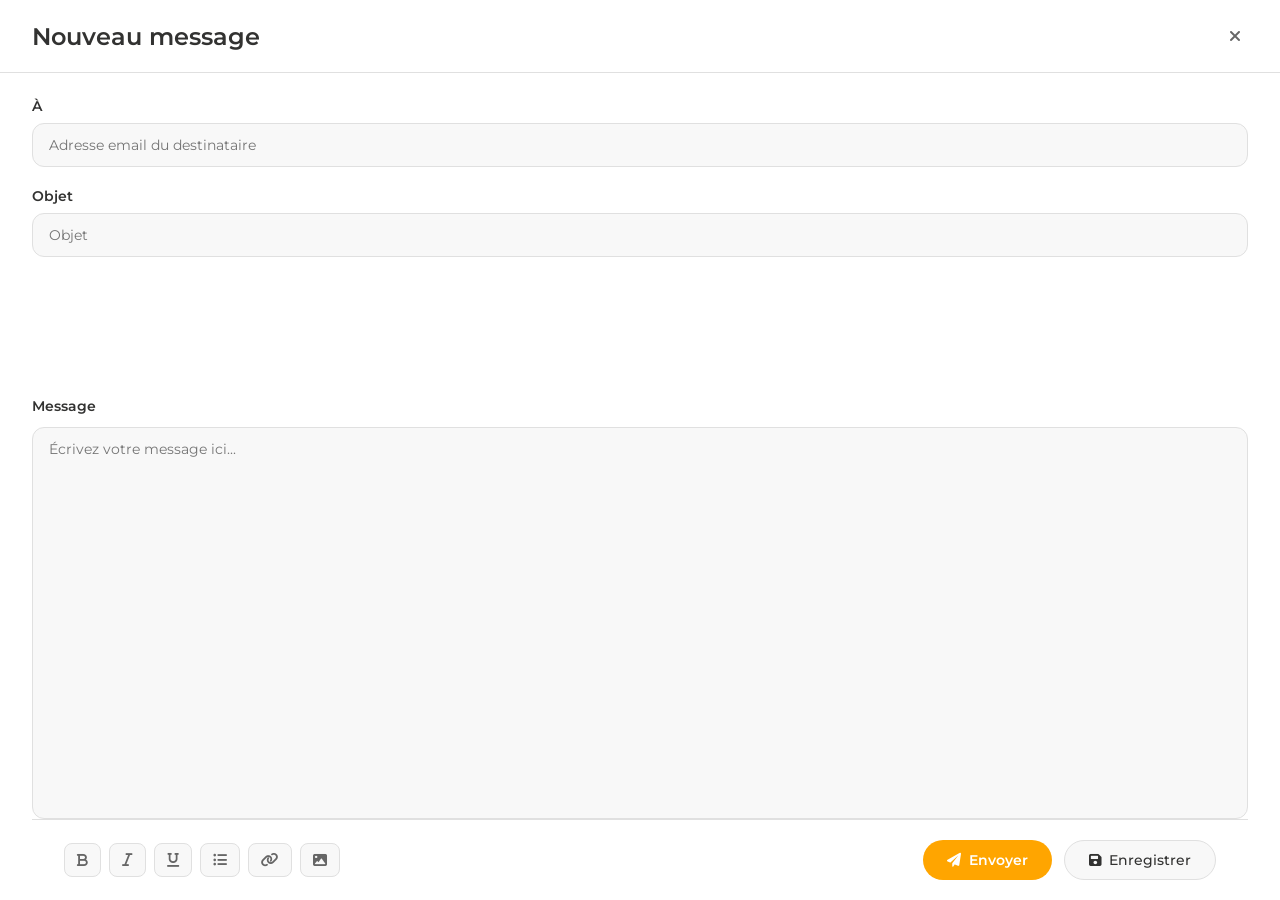
<file: files/chat.html>
<!DOCTYPE html>
<html lang="fr">
<head>
    <meta charset="UTF-8">
    <meta name="viewport" content="width=device-width, initial-scale=1.0">
    <title>Nouveau Message</title>
    <link href="https://fonts.googleapis.com/css2?family=Montserrat:wght@400;500;600;700&display=swap" rel="stylesheet">
    <link rel="stylesheet" href="https://cdnjs.cloudflare.com/ajax/libs/font-awesome/6.0.0/css/all.min.css">
    <link rel="stylesheet" href="./chat.css">
</head>
<body>
    <div class="new-message-container">
        <div class="message-header">
            <h2>Nouveau message</h2>
            <a href="/index.html#services" class="close-btn">
                <i class="fas fa-times"></i>
            </a>
        </div>

        <form class="message-form">
            <div class="form-field">
                <label>À</label>
                <input type="text" placeholder="Adresse email du destinataire" class="to-input" list="email-list">
                <datalist id="email-list">
                    <option value="reception@entreprise.com">
                    <option value="ServiceDeLivraison@entreprise.com">
                </datalist>
            </div>

            <div class="form-field">
                <label>Objet</label>
                <input type="text" placeholder="Objet" class="subject-input">
            </div>

            <div class="form-field message-field">
                <label>Message</label>
                <textarea placeholder="Écrivez votre message ici..." class="message-textarea"></textarea>
            </div>

            <div class="form-actions">
                <div class="formatting-tools">
                    <button type="button" class="format-btn"><i class="fas fa-bold"></i></button>
                    <button type="button" class="format-btn"><i class="fas fa-italic"></i></button>
                    <button type="button" class="format-btn"><i class="fas fa-underline"></i></button>
                    <button type="button" class="format-btn"><i class="fas fa-list-ul"></i></button>
                    <button type="button" class="format-btn"><i class="fas fa-link"></i></button>
                    <button type="button" class="format-btn"><i class="fas fa-image"></i></button>
                </div>
                <div class="action-buttons">
                    <button type="submit" class="send-btn">
                        <i class="fas fa-paper-plane"></i> Envoyer
                    </button>
                    <button type="button" class="draft-btn">
                        <i class="fas fa-save"></i> Enregistrer
                    </button>
                </div>
            </div>
        </form>
    </div>
</body>
</html>
</file>
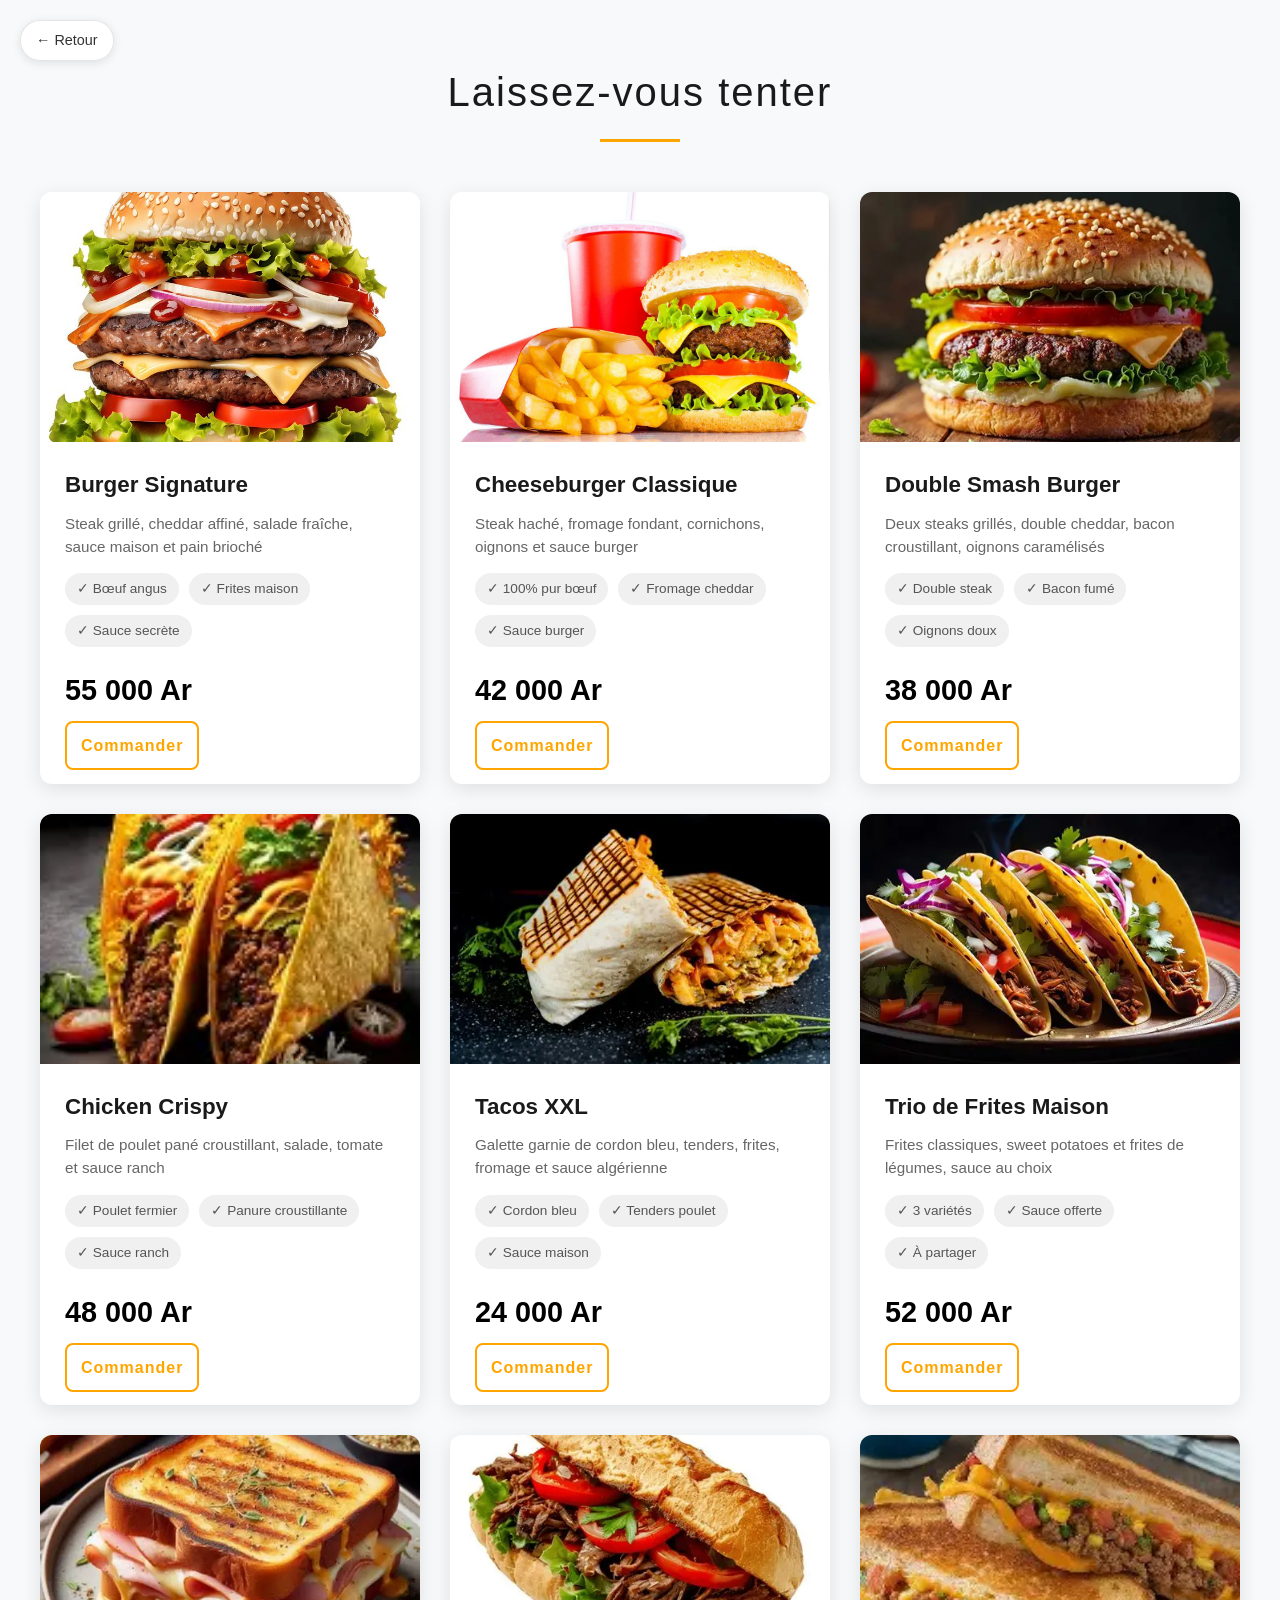
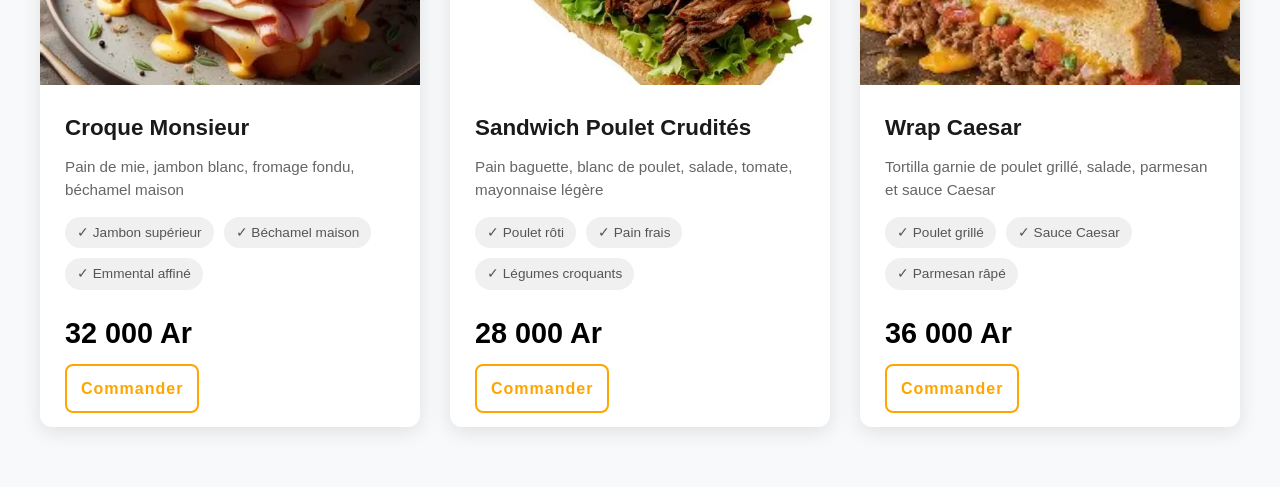
<file: files/FastFood.html>
<!DOCTYPE html>
<html lang="fr">
<head>
    <meta charset="UTF-8">
    <meta name="viewport" content="width=device-width, initial-scale=1.0">
    <title>Fast Food</title>
    <link rel="stylesheet" href="./menu.css">
</head>
<body>

<a href="/index.html#menu" class="back-home-text">
    ← Retour
</a>

    <section class="foods-section">
        <h2 class="section-title">Laissez-vous tenter</h2>
        
        <div class="foods-grid">

            <div class="food-card">
                <div class="food-image">
                    <img src="/assets/burger-hamburger-cheeseburger-ai-generated-free-photo.jpg" alt="Burger Deluxe">
                </div>
                <div class="food-info">
                    <h3 class="food-name">Burger Signature</h3>
                    <p class="food-description">Steak grillé, cheddar affiné, salade fraîche, sauce maison et pain brioché</p>
                    <div class="room-features">
                        <span class="feature">✓ Bœuf angus</span>
                        <span class="feature">✓ Frites maison</span>
                        <span class="feature">✓ Sauce secrète</span>
                    </div>
                    <div class="food-price">55 000 Ar</div>
                    <a href="./pay.html" class="reserve-btn">Commander</a>
                </div>
            </div>

             <div class="food-card">
                <div class="food-image">
                    <img src="/assets/R.jfif" alt="Cheeseburger">
                </div>
                <div class="food-info">
                    <h3 class="food-name">Cheeseburger Classique</h3>
                    <p class="food-description">Steak haché, fromage fondant, cornichons, oignons et sauce burger</p>
                    <div class="room-features">
                        <span class="feature">✓ 100% pur bœuf</span>
                        <span class="feature">✓ Fromage cheddar</span>
                        <span class="feature">✓ Sauce burger</span>
                    </div>
                    <div class="food-price">42 000 Ar</div>
                    <a href="./pay.html" class="reserve-btn">Commander</a>
                </div>
            </div>

             <div class="food-card">
                <div class="food-image">
                    <img src="/assets/hamb.webp" alt="Double Burger">
                </div>
                <div class="food-info">
                    <h3 class="food-name">Double Smash Burger</h3>
                    <p class="food-description">Deux steaks grillés, double cheddar, bacon croustillant, oignons caramélisés</p>
                    <div class="room-features">
                        <span class="feature">✓ Double steak</span>
                        <span class="feature">✓ Bacon fumé</span>
                        <span class="feature">✓ Oignons doux</span>
                    </div>
                    <div class="food-price">38 000 Ar</div>
                    <a href="./pay.html" class="reserve-btn">Commander</a>
                </div>
            </div>

             <div class="food-card">
                <div class="food-image">
                    <img src="/assets/th.webp" alt="Chicken Burger">
                </div>
                <div class="food-info">
                    <h3 class="food-name">Chicken Crispy</h3>
                    <p class="food-description">Filet de poulet pané croustillant, salade, tomate et sauce ranch</p>
                    <div class="room-features">
                        <span class="feature">✓ Poulet fermier</span>
                        <span class="feature">✓ Panure croustillante</span>
                        <span class="feature">✓ Sauce ranch</span>
                    </div>
                    <div class="food-price">48 000 Ar</div>
                    <a href="./pay.html" class="reserve-btn">Commander</a>
                </div>
            </div>

             <div class="food-card">
                <div class="food-image">
                    <img src="/assets/tac.webp" alt="Tacos">
                </div>
                <div class="food-info">
                    <h3 class="food-name">Tacos XXL</h3>
                    <p class="food-description">Galette garnie de cordon bleu, tenders, frites, fromage et sauce algérienne</p>
                    <div class="room-features">
                        <span class="feature">✓ Cordon bleu</span>
                        <span class="feature">✓ Tenders poulet</span>
                        <span class="feature">✓ Sauce maison</span>
                    </div>
                    <div class="food-price">24 000 Ar</div>
                    <a href="./pay.html" class="reserve-btn">Commander</a>
                </div>
            </div>

             <div class="food-card">
                <div class="food-image">
                    <img src="/assets/tri.webp" alt="Trio de frites">
                </div>
                <div class="food-info">
                    <h3 class="food-name">Trio de Frites Maison</h3>
                    <p class="food-description">Frites classiques, sweet potatoes et frites de légumes, sauce au choix</p>
                    <div class="room-features">
                        <span class="feature">✓ 3 variétés</span>
                        <span class="feature">✓ Sauce offerte</span>
                        <span class="feature">✓ À partager</span>
                    </div>
                    <div class="food-price">52 000 Ar</div>
                    <a href="./pay.html" class="reserve-btn">Commander</a>
                </div>
            </div>

             <div class="food-card">
                <div class="food-image">
                    <img src="/assets/croc.webp" alt="Croque Monsieur">
                </div>
                <div class="food-info">
                    <h3 class="food-name">Croque Monsieur</h3>
                    <p class="food-description">Pain de mie, jambon blanc, fromage fondu, béchamel maison</p>
                    <div class="room-features">
                        <span class="feature">✓ Jambon supérieur</span>
                        <span class="feature">✓ Béchamel maison</span>
                        <span class="feature">✓ Emmental affiné</span>
                    </div>
                    <div class="food-price">32 000 Ar</div>
                    <a href="./pay.html" class="reserve-btn">Commander</a>
                </div>
            </div>

            <div class="food-card">
                <div class="food-image">
                    <img src="/assets/san.webp" alt="Sandwich">
                </div>
                <div class="food-info">
                    <h3 class="food-name">Sandwich Poulet Crudités</h3>
                    <p class="food-description">Pain baguette, blanc de poulet, salade, tomate, mayonnaise légère</p>
                    <div class="room-features">
                        <span class="feature">✓ Poulet rôti</span>
                        <span class="feature">✓ Pain frais</span>
                        <span class="feature">✓ Légumes croquants</span>
                    </div>
                    <div class="food-price">28 000 Ar</div>
                    <a href="./pay.html" class="reserve-btn">Commander</a>
                </div>
            </div>

            <div class="food-card">
                <div class="food-image">
                    <img src="/assets/télécharger.webp" alt="Wrap">
                </div>
                <div class="food-info">
                    <h3 class="food-name">Wrap Caesar</h3>
                    <p class="food-description">Tortilla garnie de poulet grillé, salade, parmesan et sauce Caesar</p>
                    <div class="room-features">
                        <span class="feature">✓ Poulet grillé</span>
                        <span class="feature">✓ Sauce Caesar</span>
                        <span class="feature">✓ Parmesan râpé</span>
                    </div>
                    <div class="food-price">36 000 Ar</div>
                    <a href="./pay.html" class="reserve-btn">Commander</a>
                </div>
            </div>
            
        </div>
    </section>
</body>
</html>
</file>
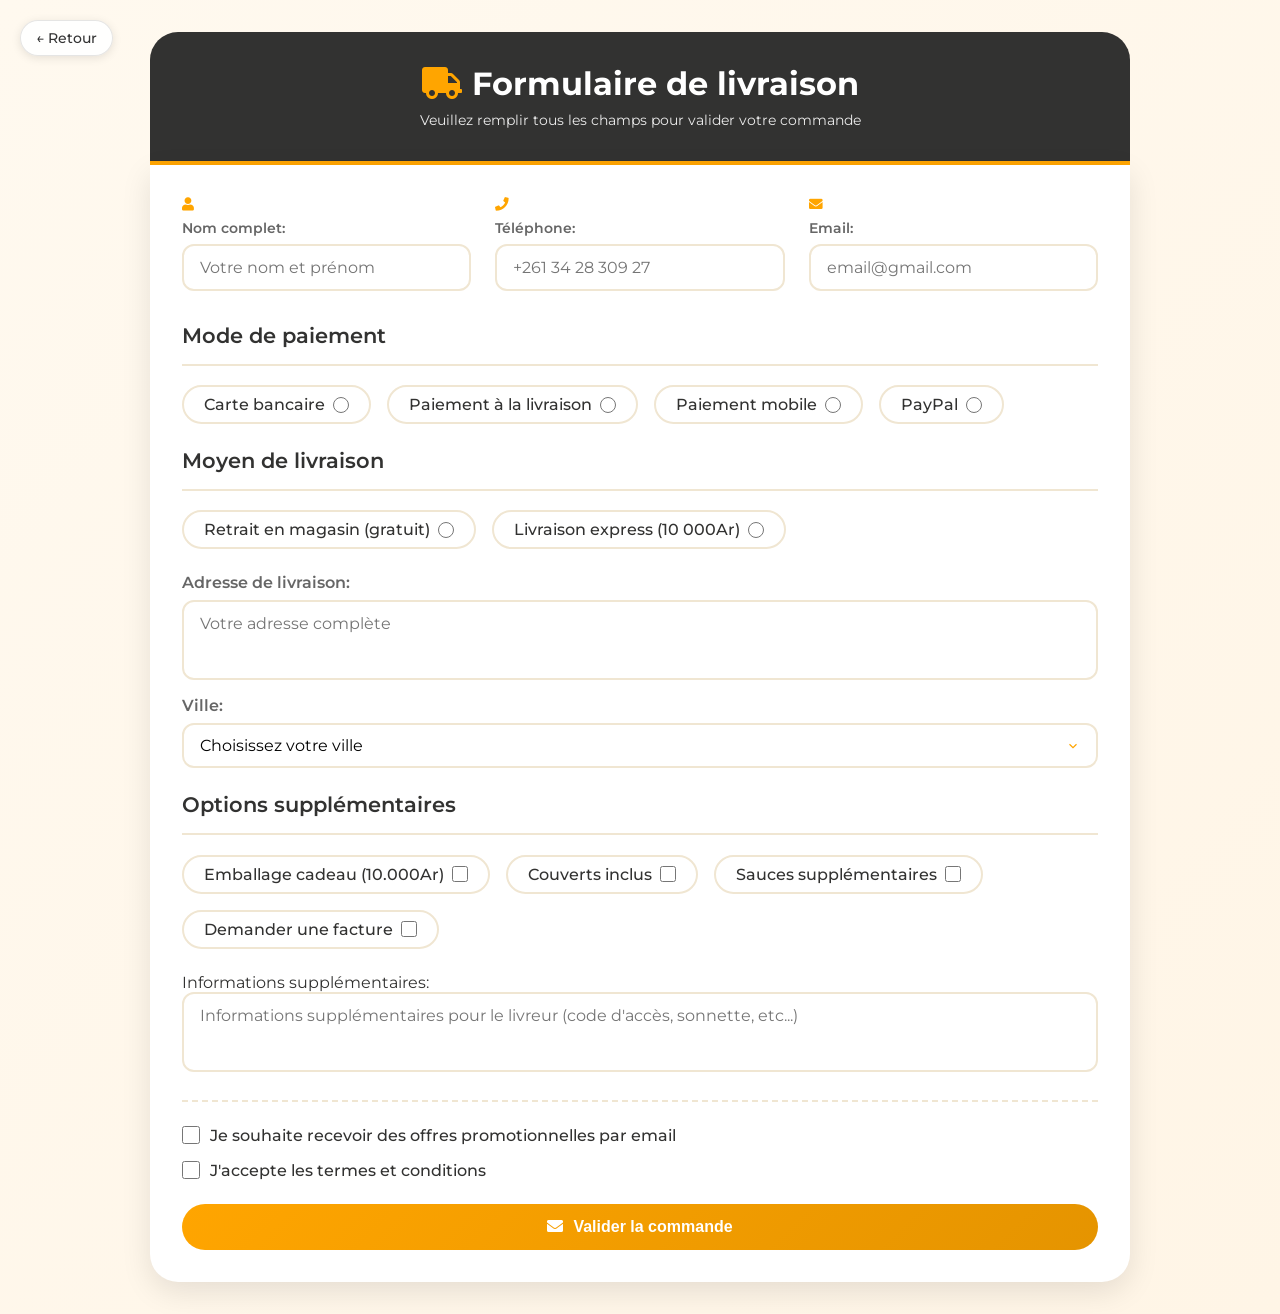
<file: files/livraison.html>
<!DOCTYPE html>
<html lang="fr">
<head>
    <meta charset="UTF-8">
    <meta name="viewport" content="width=device-width, initial-scale=1.0">
    <title>Livraison Rapide - Formulaire de commande</title>
    <link rel="stylesheet" href="https://cdnjs.cloudflare.com/ajax/libs/font-awesome/5.15.3/css/all.min.css">
    <link href="https://fonts.googleapis.com/css2?family=Montserrat:wght@300;400;500;600;700&display=swap" rel="stylesheet">
    <link rel="stylesheet" href="livraison.css">
</head>
<body>

    <a href="/index.html#services" class="back-home-text">
    ← Retour
    </a>

    <header>
        <h1>Formulaire de livraison</h1>
        <p>Veuillez remplir tous les champs pour valider votre commande</p>
    </header>

    <main>
        <div class="wrapper">
            <div class="container">
                <form action="#" method="post">
                    <div class="input">
                        <label for="name">Nom complet:
                            <input type="text" id="name" name="name" placeholder="Votre nom et prénom" required>
                        </label>

                        <label for="phone">Téléphone:
                            <input type="tel" id="phone" name="phone" placeholder="+261 34 28 309 27" required>
                        </label>

                        <label for="email">Email:
                            <input type="email" id="email" name="email" placeholder="email@gmail.com" required>
                        </label>
                    </div>

                    <h2>Mode de paiement</h2>
                    <hr>

                    <div class="radio">
                        <label for="card">Carte bancaire
                            <input type="radio" id="card" name="payment" value="card" required>
                        </label>

                        <label for="cash">Paiement à la livraison
                            <input type="radio" id="cash" name="payment" value="cash" required>
                        </label>

                        <label for="mobile">Paiement mobile
                            <input type="radio" id="mobile" name="payment" value="mobile" required>
                        </label>

                        <label for="paypal">PayPal
                            <input type="radio" id="paypal" name="payment" value="paypal" required>
                        </label>
                    </div>

                    <h2>Moyen de livraison</h2>
                    <hr>

                    <div class="delivery-options">
                        <label for="store-pickup">Retrait en magasin (gratuit)
                            <input type="radio" id="store-pickup" name="delivery" value="store-pickup" required>
                        </label>

                        <label for="delivery">Livraison express (10 000Ar)
                            <input type="radio" id="delivery" name="delivery" value="delivery" required>
                        </label>
                    </div>

                    <div class="text">
                        <label for="area">Adresse de livraison:
                            <textarea name="text" id="area" placeholder="Votre adresse complète" required></textarea>
                        </label>
                    </div>

                    <div class="text">
                        <label for="city">Ville:
                            <select id="city" name="city" required>
                                <option value="" disabled selected>Choisissez votre ville</option>
                                <option value="antananarivo">Antananarivo</option>
                                <option value="fianarantsoa">Fianarantsoa</option>
                                <option value="toamasina">Toamasina</option>
                                <option value="mahajanga">Mahajanga</option>
                                <option value="toliara">Toliara</option>
                                <option value="antsiranana">Antsiranana</option>
                            </select>
                        </label>
                    </div>

                    <h2>Options supplémentaires</h2>
                    <hr>

                    <div class="checkbox">
                        <label for="gift">Emballage cadeau (10.000Ar)
                            <input type="checkbox" id="gift" name="options" value="gift">
                        </label>

                        <label for="cutlery">Couverts inclus
                            <input type="checkbox" id="cutlery" name="options" value="cutlery">
                        </label>

                        <label for="sauces">Sauces supplémentaires
                            <input type="checkbox" id="sauces" name="options" value="sauces">
                        </label>

                        <label for="invoice">Demander une facture
                            <input type="checkbox" id="invoice" name="options" value="invoice">
                        </label>
                    </div>

                    <div class="message">
                        <label for="info">Informations supplémentaires:
                            <textarea name="info" id="info" placeholder="Informations supplémentaires pour le livreur (code d'accès, sonnette, etc...)"></textarea>
                        </label>
                    </div>

                    <div class="checkbox-2">
                        <div>
                            <input type="checkbox" id="newsletter" name="newsletter" value="accepted">
                            <label for="newsletter">Je souhaite recevoir des offres promotionnelles par email</label>
                        </div>

                        <div>
                            <input type="checkbox" id="terms" name="terms" value="accepted" required>
                            <label for="terms">J'accepte les termes et conditions</label>
                        </div>
                    </div>

                    <div class="btn">
                        <button type="submit">Valider la commande</button>
                    </div>
                </form>
            </div>
        </div>
    </main>
</body>
</html>
</file>
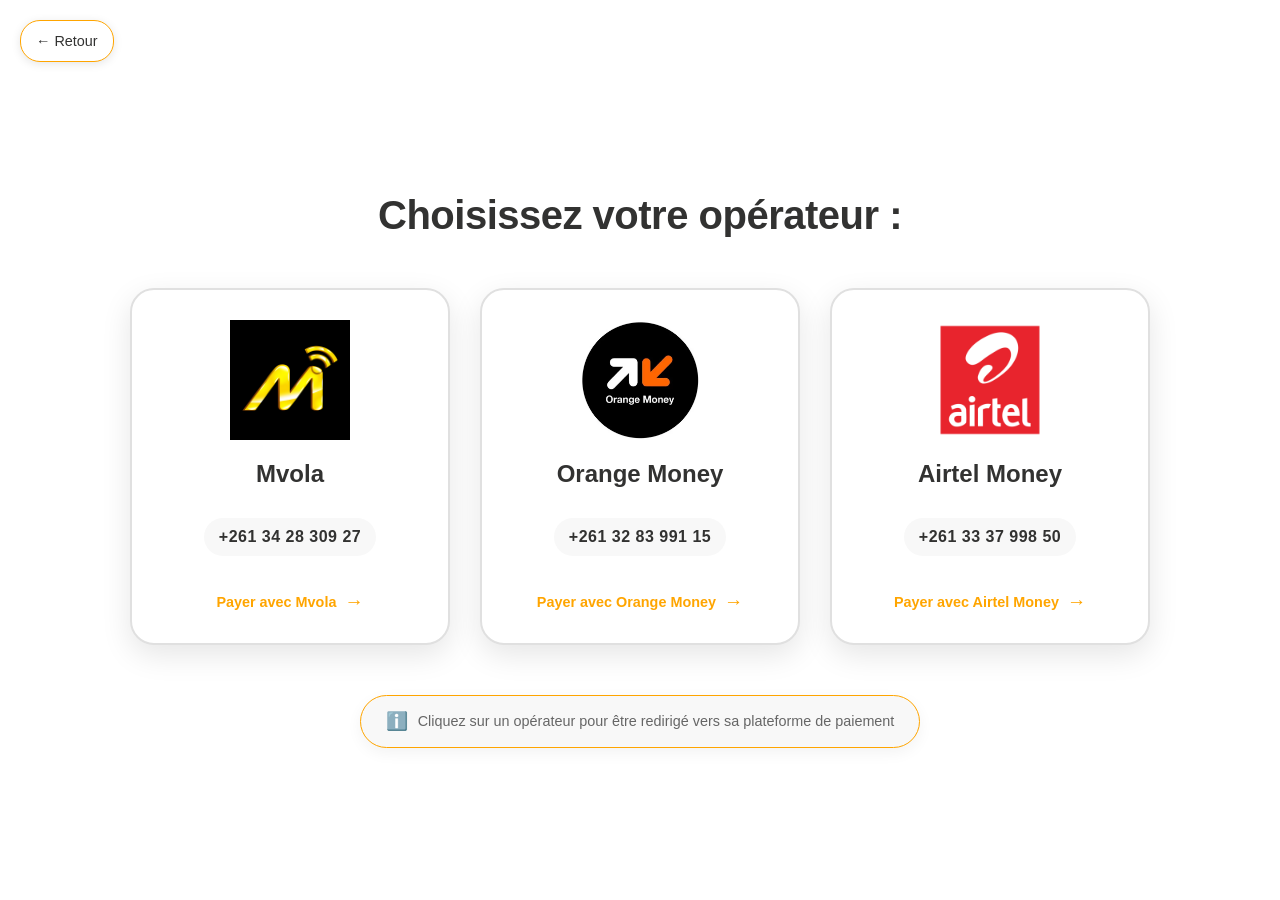
<file: files/mobilePay.html>
<!DOCTYPE html>
<html lang="fr">
<head>
    <meta charset="UTF-8">
    <meta name="viewport" content="width=device-width, initial-scale=1.0">
    <title>Paiement mobile - Choisissez votre opérateur</title>
    <link rel="stylesheet" href="./mobilePay.css">
</head>
<body>

    <a href="./pay.html" class="back-home-text">
    ← Retour
    </a>

    <div class="payment-container">
        <h2 class="payment-title">Choisissez votre opérateur :</h2>
        
        <div class="operators-grid">
            <!-- Mvola -->
            <div class="operator-card" data-operator="mvola">
                <a href="https://testweb.mvola.mg" target="_blank" class="operator-link">
                    <div class="operator-logo">
                        <img src="/assets/Mvola.png" alt="Mvola">
                    </div>
                    <h3 class="operator-name">Mvola</h3>
                    <div class="operator-number">
                        <span>+261 34 28 309 27</span>
                    </div>
                    <div class="operator-action">
                        <span>Payer avec Mvola</span>
                        <i class="arrow-icon">→</i>
                    </div>
                </a>
            </div>

            <!-- Orange Money -->
            <div class="operator-card" data-operator="orange">
                <a href="http://123.orange.mg/Redirection" target="_blank" class="operator-link">
                    <div class="operator-logo">
                        <img src="/assets/OM.webp" alt="Orange Money">
                    </div>
                    <h3 class="operator-name">Orange Money</h3>
                    <div class="operator-number">
                        <span>+261 32 83 991 15</span>
                    </div>
                    <div class="operator-action">
                        <span>Payer avec Orange Money</span>
                        <i class="arrow-icon">→</i>
                    </div>
                </a>
            </div>

            <!-- Airtel Money -->
            <div class="operator-card" data-operator="airtel">
                <a href="https://www.airtel.mg" target="_blank" class="operator-link">
                    <div class="operator-logo">
                        <img src="/assets/airtel-logo-png_seeklogo-168290.png" alt="Airtel Money">
                    </div>
                    <h3 class="operator-name">Airtel Money</h3>
                    <div class="operator-number">
                        <span>+261 33 37 998 50</span>
                    </div>
                    <div class="operator-action">
                        <span>Payer avec Airtel Money</span>
                        <i class="arrow-icon">→</i>
                    </div>
                </a>
            </div>
        </div>

        <div class="info-message">
            <i class="info-icon">ℹ️</i>
            <p>Cliquez sur un opérateur pour être redirigé vers sa plateforme de paiement</p>
        </div>
    </div>
</body>
</html>
</file>
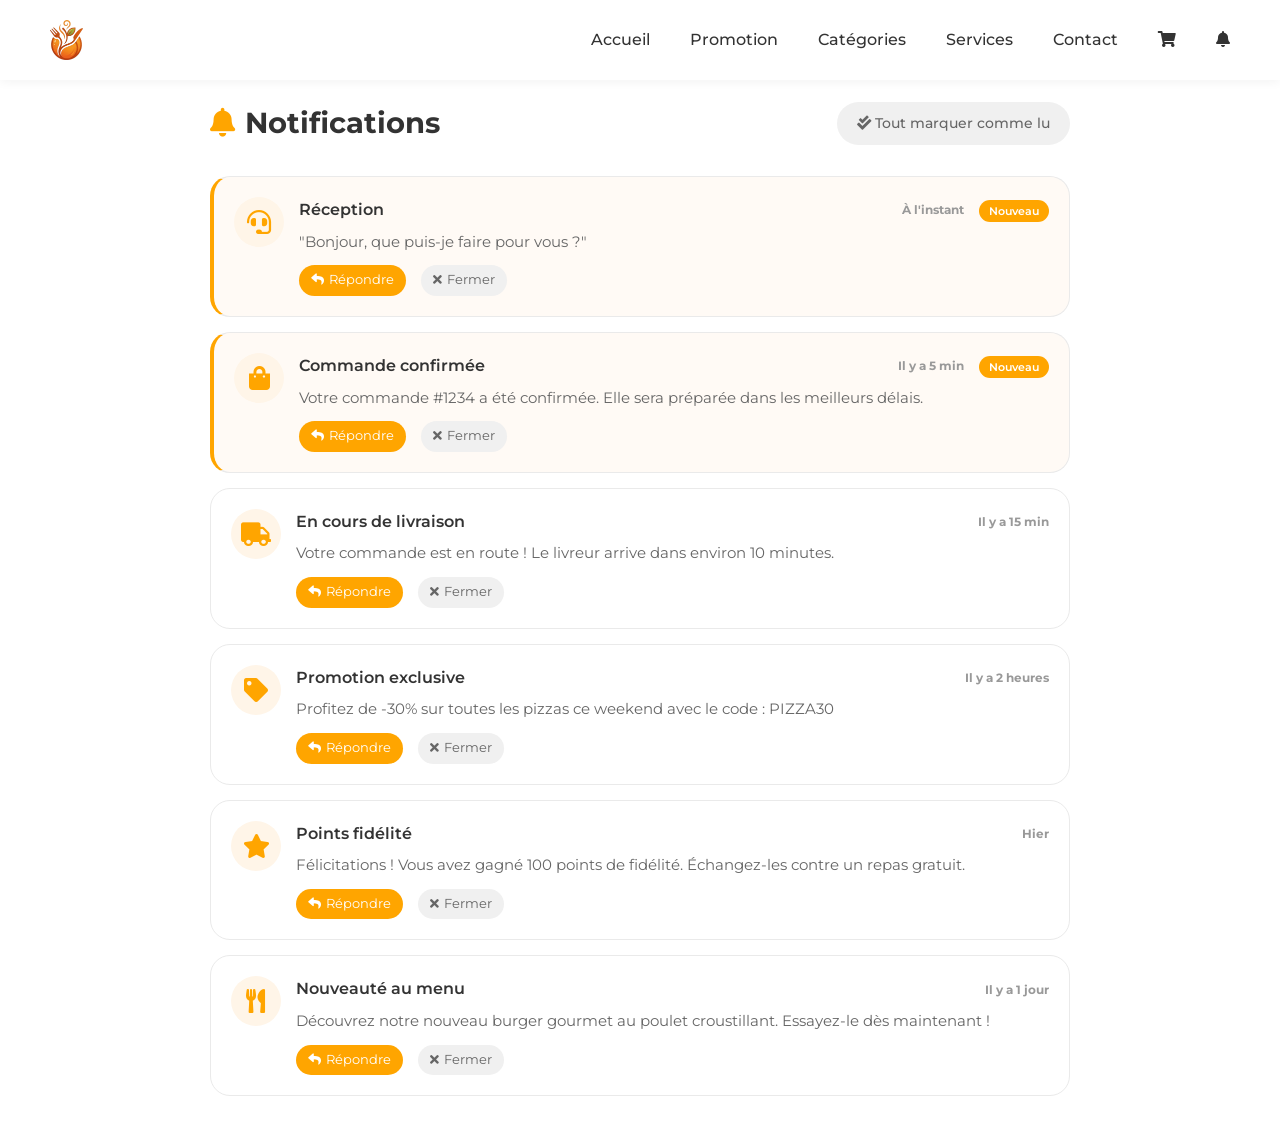
<file: files/notifications.html>
<!DOCTYPE html>
<html lang="fr">
<head>
    <meta charset="UTF-8">
    <meta name="viewport" content="width=device-width, initial-scale=1.0">
    <title>Notifications - FoodMarket</title>
    <link rel="stylesheet" href="https://cdnjs.cloudflare.com/ajax/libs/font-awesome/5.15.3/css/all.min.css">
    <link href="https://fonts.googleapis.com/css2?family=Montserrat:wght@300;400;500;600;700&display=swap" rel="stylesheet">
    <link rel="stylesheet" href="./notifications.css">
</head>
<body>
    
    <header class="header">
    <nav class="nav">
        <a href="./index.html" class="nav__logo">
             <img src="/assets/logo_withoutTile.png" alt="Logo">
        </a>
        <ul class="nav__list">
           <li><a href="/index.html">Accueil</a></li>
           <li><a href="/index.html#promotion">Promotion</a></li>
           <li><a href="/index.html#home">Catégories</a></li>
           <li><a href="/index.html#services">Services</a></li>
           <li><a href="/index.html#contact">Contact</a></li>
           <li><a href="/files/panier.html"><i class="fas fa-shopping-cart"></i></a></li>
           <li><a href="/files/notifications.html"><i class="fas fa-bell"></i></a></li>
        </ul>
    </nav>
    </header>

    <main class="notifications-container">
        <div class="notifications-header">
            <h1><i class="fas fa-bell"></i> Notifications</h1>
            <a href="#" class="mark-all-read">
                <i class="fas fa-check-double"></i> Tout marquer comme lu
            </a>
        </div>

        <div class="notifications-list">
            <!-- Notification 1 - Réception -->
            <div class="notification-card unread">
                <div class="notification-icon">
                    <i class="fas fa-headset"></i>
                </div>
                <div class="notification-content">
                    <div class="notification-title">
                        <h3>Réception</h3>
                        <span class="notification-time">À l'instant</span>
                    </div>
                    <p class="notification-message">
                        "Bonjour, que puis-je faire pour vous ?"
                    </p>
                    <div class="notification-actions">
                        <a href="./chat.html" class="reply-btn">
                            <i class="fas fa-reply"></i> Répondre
                        </a>
                        <a href="#" class="close-btn">
                            <i class="fas fa-times"></i> Fermer
                        </a>
                    </div>
                </div>
                <div class="notification-status">
                    <span class="badge-new">Nouveau</span>
                </div>
            </div>

            <!-- Notification 2 - Commande -->
            <div class="notification-card unread">
                <div class="notification-icon">
                    <i class="fas fa-shopping-bag"></i>
                </div>
                <div class="notification-content">
                    <div class="notification-title">
                        <h3>Commande confirmée</h3>
                        <span class="notification-time">Il y a 5 min</span>
                    </div>
                    <p class="notification-message">
                        Votre commande #1234 a été confirmée. Elle sera préparée dans les meilleurs délais.
                    </p>
                    <div class="notification-actions">
                        <a href="./chat.html" class="reply-btn">
                            <i class="fas fa-reply"></i> Répondre
                        </a>
                        <a href="#" class="close-btn">
                            <i class="fas fa-times"></i> Fermer
                        </a>
                    </div>
                </div>
                <div class="notification-status">
                    <span class="badge-new">Nouveau</span>
                </div>
            </div>

            <!-- Notification 3 - Livraison -->
            <div class="notification-card">
                <div class="notification-icon">
                    <i class="fas fa-truck"></i>
                </div>
                <div class="notification-content">
                    <div class="notification-title">
                        <h3>En cours de livraison</h3>
                        <span class="notification-time">Il y a 15 min</span>
                    </div>
                    <p class="notification-message">
                        Votre commande est en route ! Le livreur arrive dans environ 10 minutes.
                    </p>
                    <div class="notification-actions">
                        <a href="./chat.html" class="reply-btn">
                            <i class="fas fa-reply"></i> Répondre
                        </a>
                        <a href="#" class="close-btn">
                            <i class="fas fa-times"></i> Fermer
                        </a>
                    </div>
                </div>
            </div>

            <!-- Notification 4 - Promotion -->
            <div class="notification-card">
                <div class="notification-icon">
                    <i class="fas fa-tag"></i>
                </div>
                <div class="notification-content">
                    <div class="notification-title">
                        <h3>Promotion exclusive</h3>
                        <span class="notification-time">Il y a 2 heures</span>
                    </div>
                    <p class="notification-message">
                        Profitez de -30% sur toutes les pizzas ce weekend avec le code : PIZZA30
                    </p>
                    <div class="notification-actions">
                        <a href="./chat.html" class="reply-btn">
                            <i class="fas fa-reply"></i> Répondre
                        </a>
                        <a href="#" class="close-btn">
                            <i class="fas fa-times"></i> Fermer
                        </a>
                    </div>
                </div>
            </div>

            <!-- Notification 5 - Points fidélité -->
            <div class="notification-card">
                <div class="notification-icon">
                    <i class="fas fa-star"></i>
                </div>
                <div class="notification-content">
                    <div class="notification-title">
                        <h3>Points fidélité</h3>
                        <span class="notification-time">Hier</span>
                    </div>
                    <p class="notification-message">
                        Félicitations ! Vous avez gagné 100 points de fidélité. Échangez-les contre un repas gratuit.
                    </p>
                    <div class="notification-actions">
                        <a href="./chat.html" class="reply-btn">
                            <i class="fas fa-reply"></i> Répondre
                        </a>
                        <a href="#" class="close-btn">
                            <i class="fas fa-times"></i> Fermer
                        </a>
                    </div>
                </div>
            </div>

            <!-- Notification 6 - Nouveau plat -->
            <div class="notification-card">
                <div class="notification-icon">
                    <i class="fas fa-utensils"></i>
                </div>
                <div class="notification-content">
                    <div class="notification-title">
                        <h3>Nouveauté au menu</h3>
                        <span class="notification-time">Il y a 1 jour</span>
                    </div>
                    <p class="notification-message">
                        Découvrez notre nouveau burger gourmet au poulet croustillant. Essayez-le dès maintenant !
                    </p>
                    <div class="notification-actions">
                        <a href="./chat.html" class="reply-btn">
                            <i class="fas fa-reply"></i> Répondre
                        </a>
                        <a href="#" class="close-btn">
                            <i class="fas fa-times"></i> Fermer
                        </a>
                    </div>
                </div>
            </div>
        </div>
    </main>

</body>
</html>
</file>
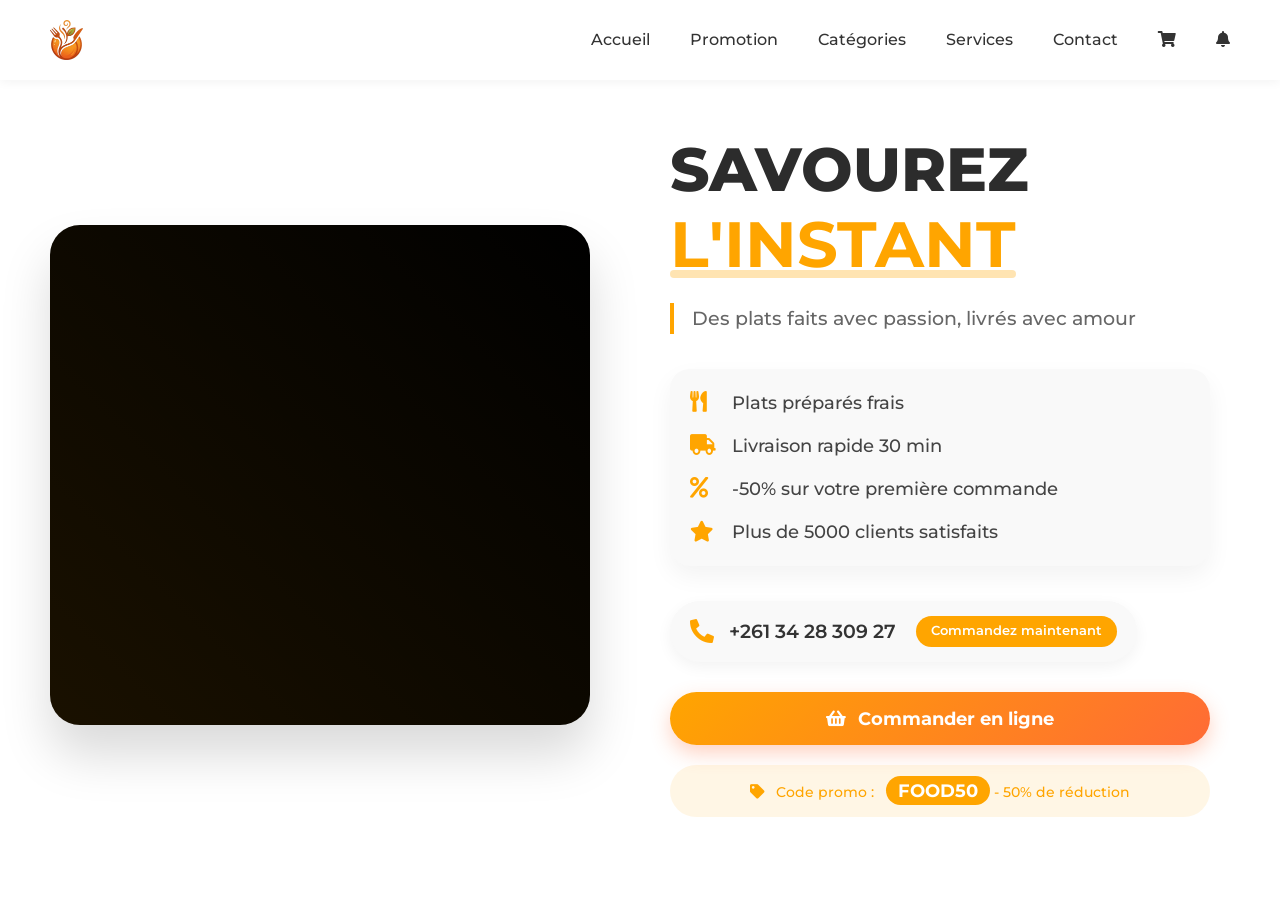
<file: files/panier.html>
<!DOCTYPE html>
<html lang="fr">
<head>
    <meta charset="UTF-8">
    <meta name="viewport" content="width=device-width, initial-scale=1.0">
    <title>Panier d'achat</title>
    <link rel="stylesheet" href="https://cdnjs.cloudflare.com/ajax/libs/font-awesome/5.15.3/css/all.min.css">
    <link href="https://fonts.googleapis.com/css2?family=Montserrat:wght@300;400;500;600;700&display=swap" rel="stylesheet">
    <link rel="stylesheet" href="/files/panier.css">
</head>
<body>
    
    <header class="header">
    <nav class="nav">
        <a href="./index.html" class="nav__logo">
             <img src="/assets/logo_withoutTile.png" alt="Logo">
        </a>
        <ul class="nav__list">
           <li><a href="/index.html">Accueil</a></li>
           <li><a href="/index.html#promotion">Promotion</a></li>
           <li><a href="/index.html#home">Catégories</a></li>
           <li><a href="/index.html#services">Services</a></li>
           <li><a href="/index.html#contact">Contact</a></li>
           <li><a href="/files/panier.html"><i class="fas fa-shopping-cart"></i></a></li>
           <li><a href="/files/notifications.html"><i class="fas fa-bell"></i></a></li>
        </ul>
    </nav>
    </header>

    <section class="hero">
        <div class="hero-container">
            <!-- Vidéo avec rognage -->
            <div class="hero-video">
                <video src="/assets/WhatsApp Video 2026-03-26 at 05.59.58.mp4" autoplay loop playsinline></video>
            </div>
            <div class="hero-content">
                <h1>SAVOUREZ <span>L'INSTANT</span></h1>
                <p class="subtitle">Des plats faits avec passion, livrés avec amour</p>
                <div class="services-list">
                    <p><i class="fas fa-utensils"></i> Plats préparés frais</p>
                    <p><i class="fas fa-truck"></i> Livraison rapide 30 min</p>
                    <p><i class="fas fa-percent"></i> -50% sur votre première commande</p>
                    <p><i class="fas fa-star"></i> Plus de 5000 clients satisfaits</p>
                </div>
                <div class="contact-info">
                    <i class="fas fa-phone-alt"></i>
                    <span>+261 34 28 309 27</span>
                    <span class="badge">Commandez maintenant</span>
                </div>
                <button class="btn-download">
                    <i class="fas fa-shopping-basket"></i> Commander en ligne
                </button>
                <div class="promo-code">
                    <i class="fas fa-tag"></i> Code promo : <strong>FOOD50</strong> - 50% de réduction
                </div>
            </div>
        </div>
    </section>

</body>
</html>
</file>
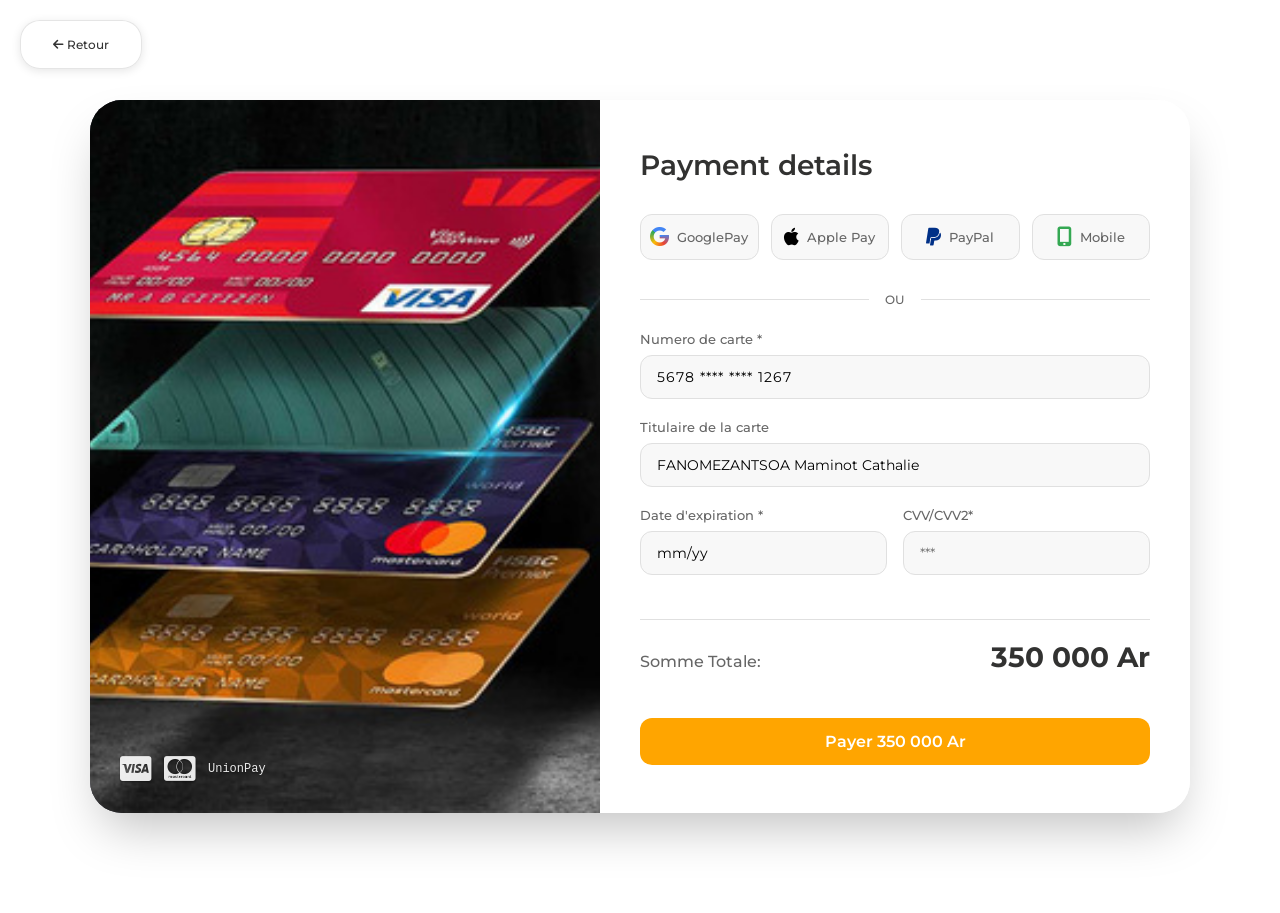
<file: files/pay.html>
<!DOCTYPE html>
<html lang="fr">
<head>
    <meta charset="UTF-8">
    <meta name="viewport" content="width=device-width, initial-scale=1.0">
    <title>Payment Details</title>
    <link rel="stylesheet" href="https://cdnjs.cloudflare.com/ajax/libs/font-awesome/6.0.0/css/all.min.css">
    <link href="https://fonts.googleapis.com/css2?family=Montserrat:wght@400;500;600;700&display=swap" rel="stylesheet">
    <link rel="stylesheet" href="/files/pay.css">
</head>
<body>
    <!-- Lien de retour à l'accueil -->
    <a href="/index.html#dishes" class="back-home-text">
        <i class="fas fa-arrow-left"></i> Retour
    </a>

    <div class="payment-container">
        <!-- Partie gauche - Image de carte -->
        <div class="payment-left">
            <div class="card-image">
                <img src="/assets/O1CN01qNoQWs1vPA3ySTfsM_!!2212633446164-0-cib.310x310.jpg" alt="Credit Card">
                <div class="card-details">
                    
                    <div class="card-brands">
                        <i class="fab fa-cc-visa"></i>
                        <i class="fab fa-cc-mastercard"></i>
                        <span class="unionpay">UnionPay</span>
                    </div>
                </div>
            </div>
        </div>
        
        <!-- Partie droite - Formulaire -->
        <div class="payment-right">
            <h2 class="payment-title">Payment details</h2>
            
            <!-- Méthodes de paiement -->
           <div class="payment-methods">
                <a href="https://pay.google.com" class="payment-method">
                    <i class="fab fa-google"></i>
                    <span>GooglePay</span>
                </a>
                <a href="https://apple.com/apple-pay" class="payment-method">
                    <i class="fab fa-apple"></i>
                    <span>Apple Pay</span>
                </a>
                <a href="https://www.paypal.com" class="payment-method">
                    <i class="fab fa-paypal"></i>
                    <span>PayPal</span>
                </a>
                <a href="./mobilePay.html" class="payment-method">
                    <i class="fas fa-mobile-alt"></i>
                    <span>Mobile</span>
                </a>
            </div>
            
            <!-- Séparateur -->
            <div class="separator">
                <span>Ou</span>
            </div>
            
            <!-- Formulaire carte bancaire -->
            <form class="card-form">
                <div class="form-group">
                    <label>Numero de carte *</label>
                    <input type="text" class="card-number" placeholder="5678 **** **** 1267" value="5678 **** **** 1267">
                </div>
                
                <div class="form-group">
                    <label>Titulaire de la carte</label>
                    <input type="text" placeholder="FANOMEZANTSOA Maminot Cathalie" value="FANOMEZANTSOA Maminot Cathalie">
                </div>
                
                <div class="row">
                    <div class="form-group">
                        <label>Date d'expiration *</label>
                        <input type="text" placeholder="mm/yy" value="mm/yy">
                    </div>
                    <div class="form-group">
                        <label>CVV/CVV2*</label>
                        <input type="text" placeholder="***">
                    </div>
                </div>
            </form>
            
            <!-- Total amount -->
            <div class="total-amount">
                <span class="total-label">Somme Totale:</span>
                <span class="total-price">350 000 Ar</span>
            </div>
            
            <!-- Bouton payer -->
            <button class="pay-button">
                Payer 350 000 Ar
            </button>
        </div>
    </div>
</body>
</html>
</file>
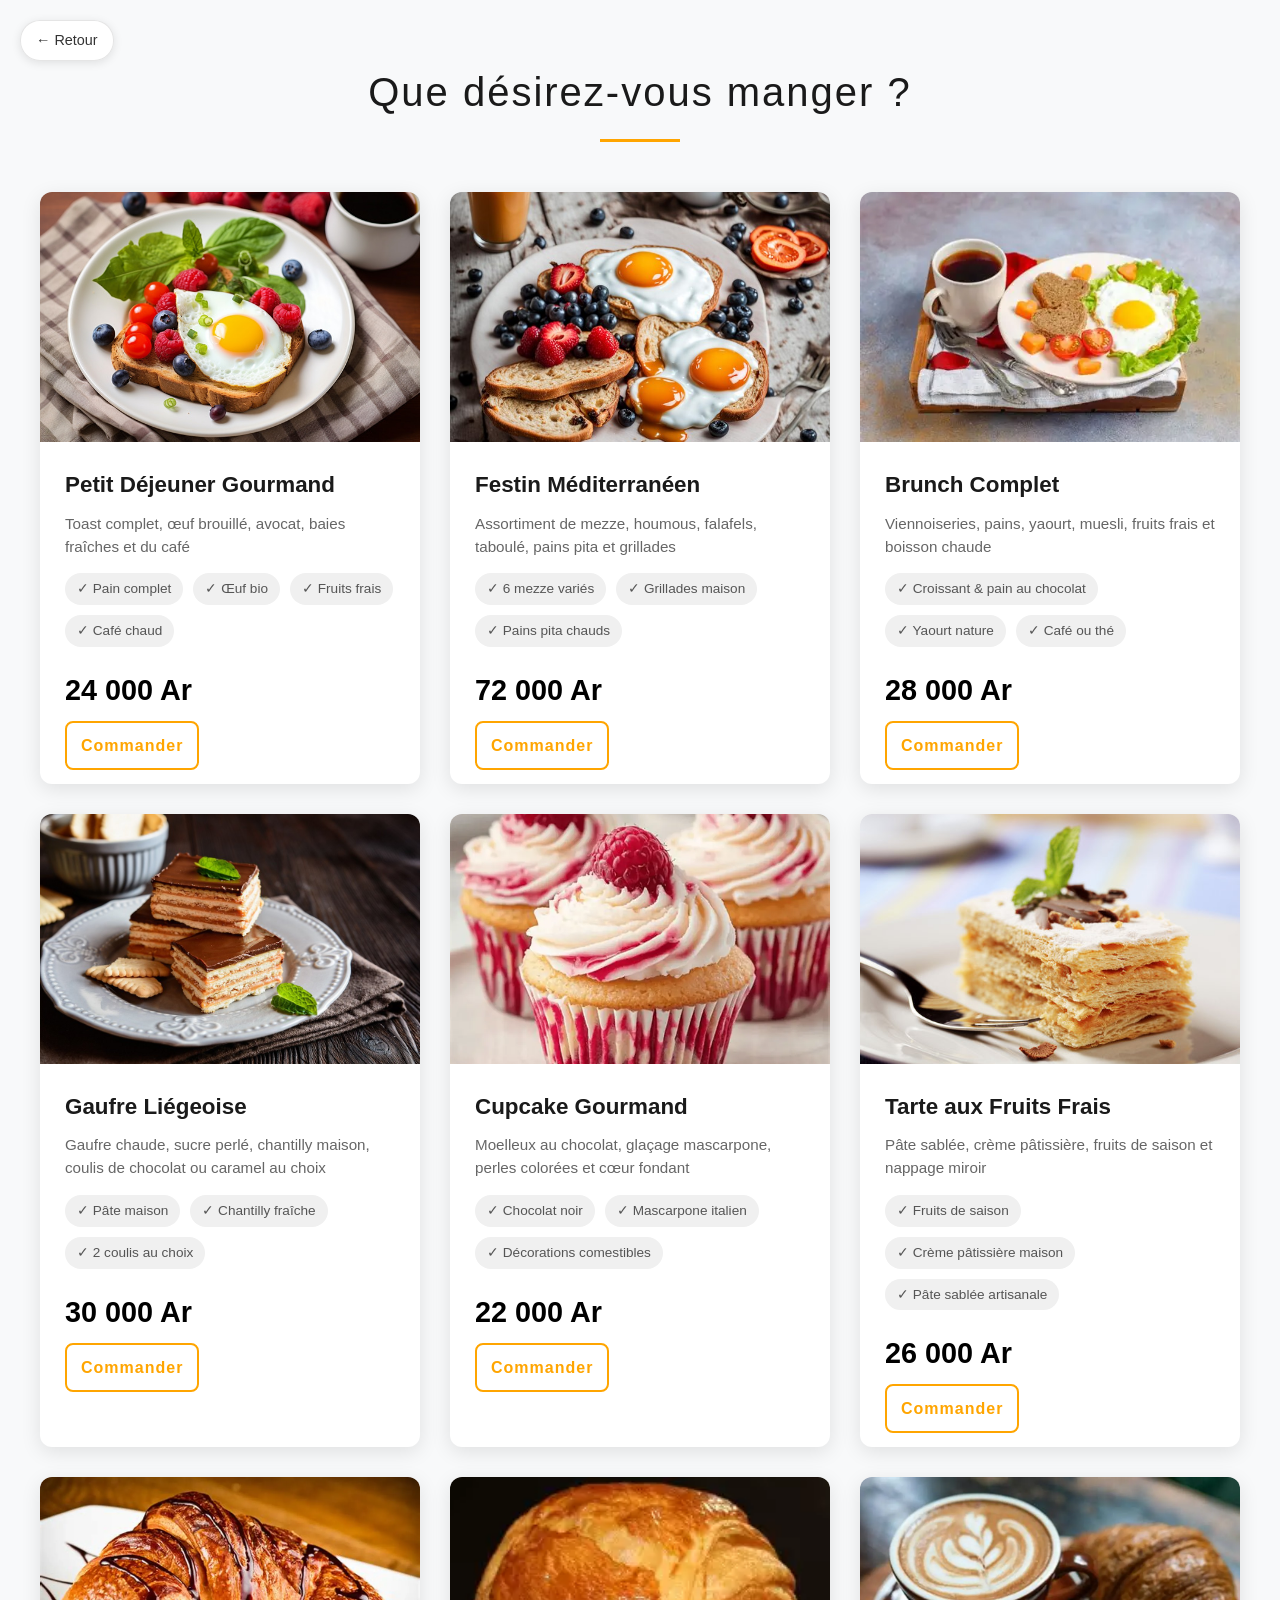
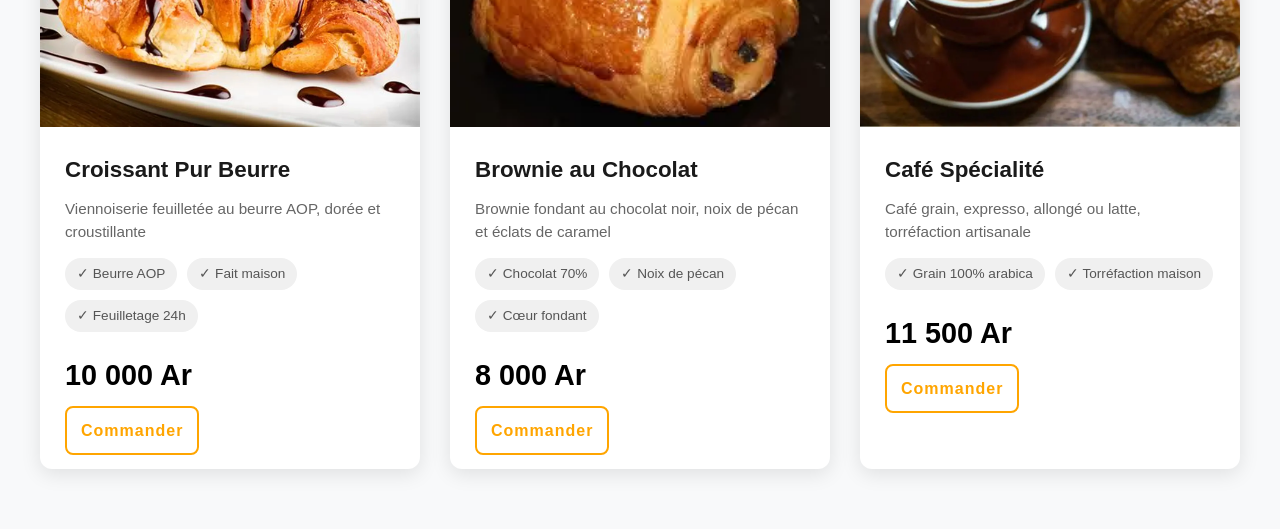
<file: files/PetitDej.html>
<!DOCTYPE html>
<html lang="fr">
<head>
    <meta charset="UTF-8">
    <meta name="viewport" content="width=device-width, initial-scale=1.0">
    <title>Petit Déjeuner</title>
    <link rel="stylesheet" href="./menu.css">
</head>
<body>

<a href="/index.html#menu" class="back-home-text">
    ← Retour
</a>

    <section class="foods-section">
        <h2 class="section-title">Que désirez-vous manger ?</h2>
        
        <div class="foods-grid">

            <div class="food-card">
                <div class="food-image">
                    <img src="/assets/pngtree-toast-and-berries-and-an-egg-image_13161565.jpg" alt="Petit déjeuner">
                </div>
                <div class="food-info">
                    <h3 class="food-name">Petit Déjeuner Gourmand</h3>
                    <p class="food-description">Toast complet, œuf brouillé, avocat, baies fraîches et du café</p>
                    <div class="room-features">
                        <span class="feature">✓ Pain complet</span>
                        <span class="feature">✓ Œuf bio</span>
                        <span class="feature">✓ Fruits frais</span>
                        <span class="feature">✓ Café chaud</span>
                    </div>
                    <div class="food-price">24 000 Ar</div>
                    <a href="./pay.html" class="reserve-btn">Commander</a>
                </div>
            </div>

             <div class="food-card">
                <div class="food-image">
                    <img src="/assets/table-with-fire-many-dishes-including-food-fire-place_1271836-1998.jpg" alt="Plat traditionnel">
                </div>
                <div class="food-info">
                    <h3 class="food-name">Festin Méditerranéen</h3>
                    <p class="food-description">Assortiment de mezze, houmous, falafels, taboulé, pains pita et grillades</p>
                    <div class="room-features">
                        <span class="feature">✓ 6 mezze variés</span>
                        <span class="feature">✓ Grillades maison</span>
                        <span class="feature">✓ Pains pita chauds</span>
                    </div>
                    <div class="food-price">72 000 Ar</div>
                    <a href="./pay.html" class="reserve-btn">Commander</a>
                </div>
            </div>

             <div class="food-card">
                <div class="food-image">
                    <img src="/assets/pdej.webp" alt="Brunch">
                </div>
                <div class="food-info">
                    <h3 class="food-name">Brunch Complet</h3>
                    <p class="food-description">Viennoiseries, pains, yaourt, muesli, fruits frais et boisson chaude</p>
                    <div class="room-features">
                        <span class="feature">✓ Croissant & pain au chocolat</span>
                        <span class="feature">✓ Yaourt nature</span>
                        <span class="feature">✓ Café ou thé</span>
                    </div>
                    <div class="food-price">28 000 Ar</div>
                    <a href="./pay.html" class="reserve-btn">Commander</a>
                </div>
            </div>

             <div class="food-card">
                <div class="food-image">
                    <img src="/assets/g.jfif" alt="Gaufre">
                </div>
                <div class="food-info">
                    <h3 class="food-name">Gaufre Liégeoise</h3>
                    <p class="food-description">Gaufre chaude, sucre perlé, chantilly maison, coulis de chocolat ou caramel au choix</p>
                    <div class="room-features">
                        <span class="feature">✓ Pâte maison</span>
                        <span class="feature">✓ Chantilly fraîche</span>
                        <span class="feature">✓ 2 coulis au choix</span>
                    </div>
                    <div class="food-price">30 000 Ar</div>
                    <a href="./pay.html" class="reserve-btn">Commander</a>
                </div>
            </div>

             <div class="food-card">
                <div class="food-image">
                    <img src="/assets/cupcake.webp" alt="Cupcake">
                </div>
                <div class="food-info">
                    <h3 class="food-name">Cupcake Gourmand</h3>
                    <p class="food-description">Moelleux au chocolat, glaçage mascarpone, perles colorées et cœur fondant</p>
                    <div class="room-features">
                        <span class="feature">✓ Chocolat noir</span>
                        <span class="feature">✓ Mascarpone italien</span>
                        <span class="feature">✓ Décorations comestibles</span>
                    </div>
                    <div class="food-price">22 000 Ar</div>
                    <a href="./pay.html" class="reserve-btn">Commander</a>
                </div>
            </div>

             <div class="food-card">
                <div class="food-image">
                    <img src="/assets/360_F_24345270_as4eF7fqIt6FhPV2WPryeEuglaLyE6ze.jpg" alt="Tarte aux fruits">
                </div>
                <div class="food-info">
                    <h3 class="food-name">Tarte aux Fruits Frais</h3>
                    <p class="food-description">Pâte sablée, crème pâtissière, fruits de saison et nappage miroir</p>
                    <div class="room-features">
                        <span class="feature">✓ Fruits de saison</span>
                        <span class="feature">✓ Crème pâtissière maison</span>
                        <span class="feature">✓ Pâte sablée artisanale</span>
                    </div>
                    <div class="food-price">26 000 Ar</div>
                    <a href="./pay.html" class="reserve-btn">Commander</a>
                </div>
            </div>

             <div class="food-card">
                <div class="food-image">
                    <img src="/assets/croissant.webp" alt="Croissant">
                </div>
                <div class="food-info">
                    <h3 class="food-name">Croissant Pur Beurre</h3>
                    <p class="food-description">Viennoiserie feuilletée au beurre AOP, dorée et croustillante</p>
                    <div class="room-features">
                        <span class="feature">✓ Beurre AOP</span>
                        <span class="feature">✓ Fait maison</span>
                        <span class="feature">✓ Feuilletage 24h</span>
                    </div>
                    <div class="food-price">10 000 Ar</div>
                    <a href="./pay.html" class="reserve-btn">Commander</a>
                </div>
            </div>

            <div class="food-card">
                <div class="food-image">
                    <img src="/assets/klk.webp" alt="Brownie">
                </div>
                <div class="food-info">
                    <h3 class="food-name">Brownie au Chocolat</h3>
                    <p class="food-description">Brownie fondant au chocolat noir, noix de pécan et éclats de caramel</p>
                    <div class="room-features">
                        <span class="feature">✓ Chocolat 70%</span>
                        <span class="feature">✓ Noix de pécan</span>
                        <span class="feature">✓ Cœur fondant</span>
                    </div>
                    <div class="food-price">8 000 Ar</div>
                    <a href="./pay.html" class="reserve-btn">Commander</a>
                </div>
            </div>

            <div class="food-card">
                <div class="food-image">
                    <img src="/assets/cafe.webp" alt="Café">
                </div>
                <div class="food-info">
                    <h3 class="food-name">Café Spécialité</h3>
                    <p class="food-description">Café grain, expresso, allongé ou latte, torréfaction artisanale</p>
                    <div class="room-features">
                        <span class="feature">✓ Grain 100% arabica</span>
                        <span class="feature">✓ Torréfaction maison</span>
                    </div>
                    <div class="food-price">11 500 Ar</div>
                    <a href="./pay.html" class="reserve-btn">Commander</a>
                </div>
            </div>
            
        </div>
    </section>
</body>
</html>
</file>
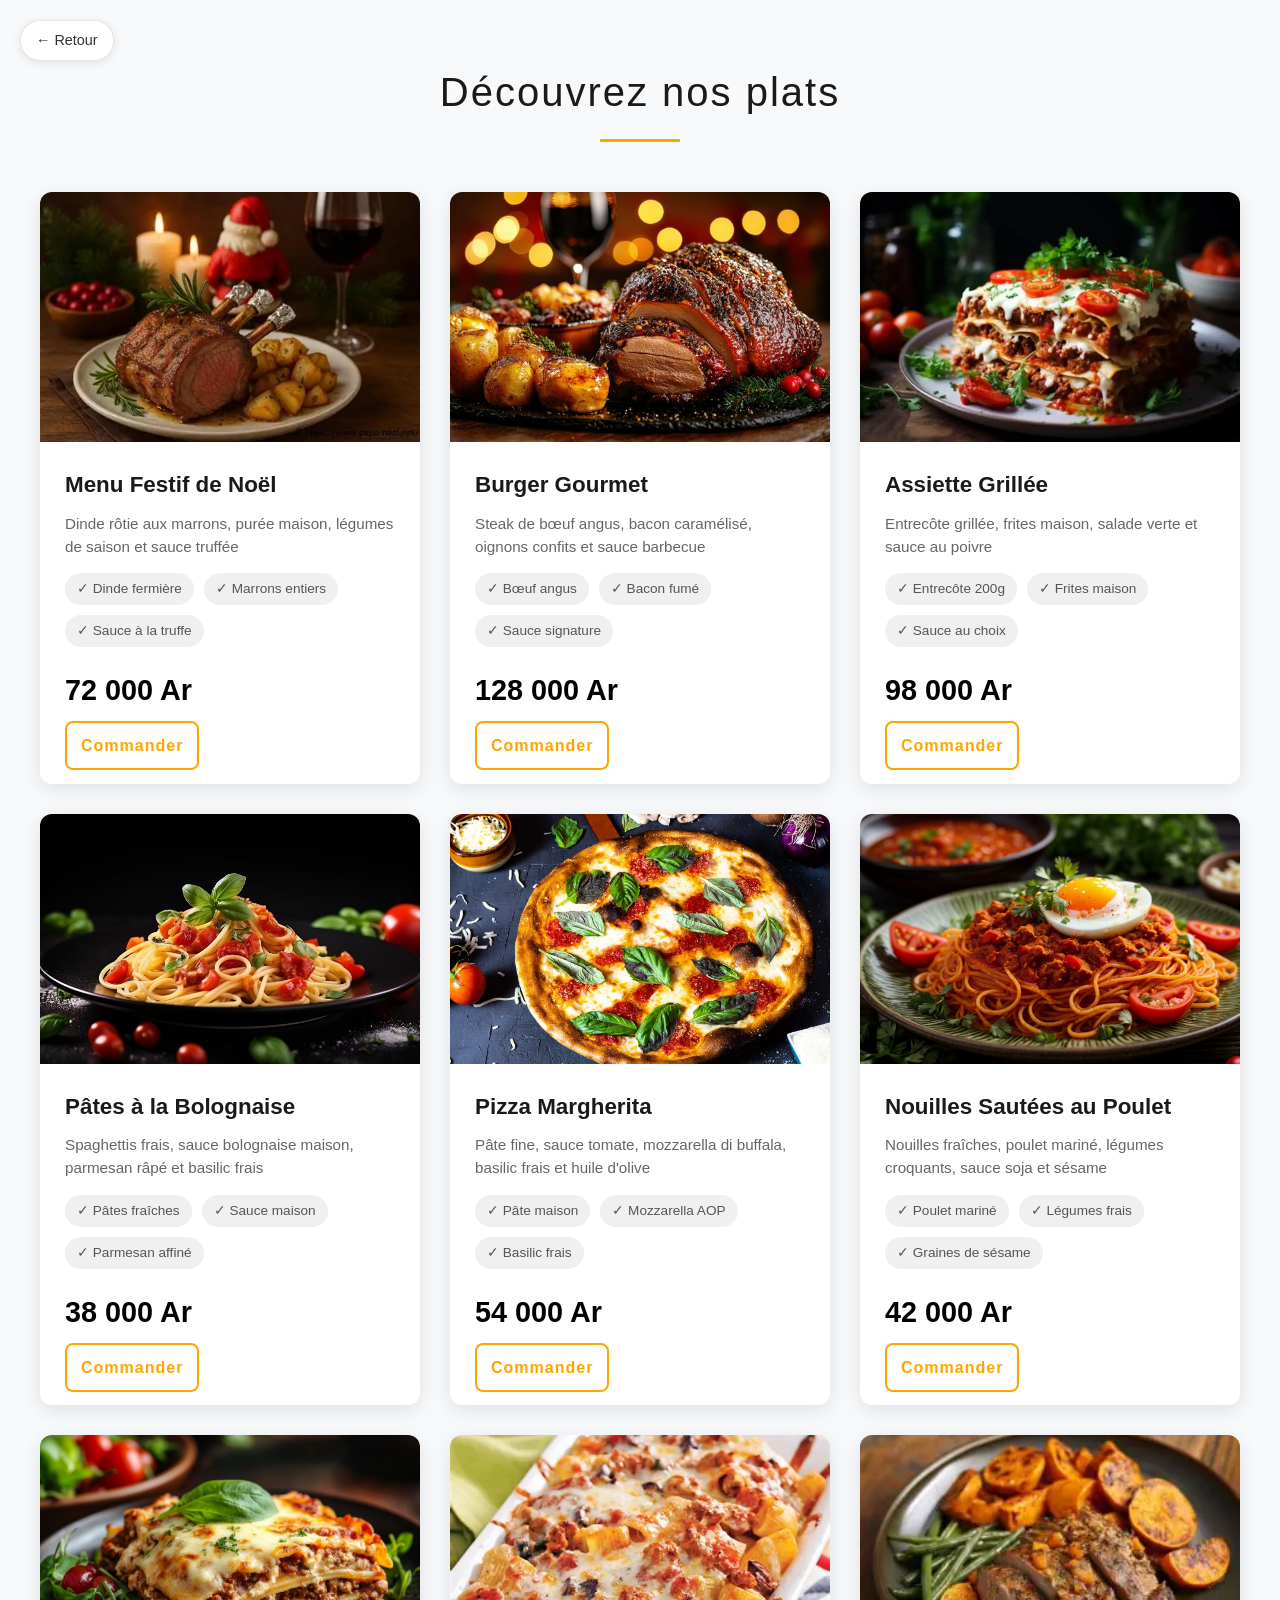
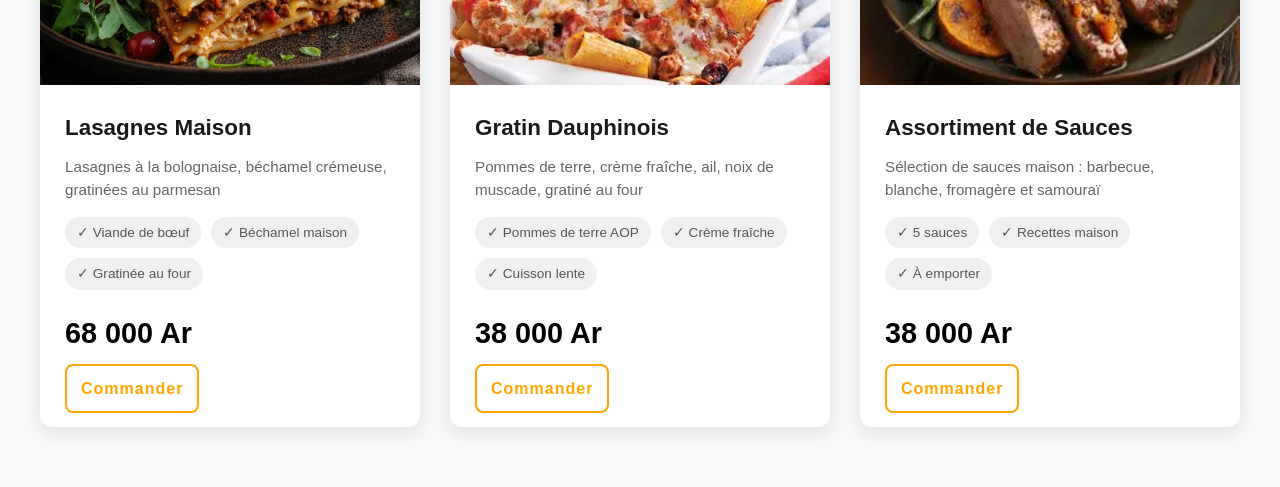
<file: files/PlatR.html>
<!DOCTYPE html>
<html lang="fr">
<head>
    <meta charset="UTF-8">
    <meta name="viewport" content="width=device-width, initial-scale=1.0">
    <title>Plats de résistance</title>
    <link rel="stylesheet" href="./menu.css">
</head>
<body>

<a href="/index.html#menu" class="back-home-text">
    ← Retour
</a>

    <section class="foods-section">
        <h2 class="section-title">Découvrez nos plats</h2>
        
        <div class="foods-grid">

            <div class="food-card">
                <div class="food-image">
                    <img src="/assets/noel.webp" alt="Menu de Noël">
                </div>
                <div class="food-info">
                    <h3 class="food-name">Menu Festif de Noël</h3>
                    <p class="food-description">Dinde rôtie aux marrons, purée maison, légumes de saison et sauce truffée</p>
                    <div class="room-features">
                        <span class="feature">✓ Dinde fermière</span>
                        <span class="feature">✓ Marrons entiers</span>
                        <span class="feature">✓ Sauce à la truffe</span>
                    </div>
                    <div class="food-price">72 000 Ar</div>
                    <a href="./pay.html" class="reserve-btn">Commander</a>
                </div>
            </div>

             <div class="food-card">
                <div class="food-image">
                    <img src="/assets/360_F_994714866_GbaqHJc9tnKUOo8W867Mhk5DmVWKGBHz.jpg" alt="Burger Gourmet">
                </div>
                <div class="food-info">
                    <h3 class="food-name">Burger Gourmet</h3>
                    <p class="food-description">Steak de bœuf angus, bacon caramélisé, oignons confits et sauce barbecue</p>
                    <div class="room-features">
                        <span class="feature">✓ Bœuf angus</span>
                        <span class="feature">✓ Bacon fumé</span>
                        <span class="feature">✓ Sauce signature</span>
                    </div>
                    <div class="food-price">128 000 Ar</div>
                    <a href="./pay.html" class="reserve-btn">Commander</a>
                </div>
            </div>

             <div class="food-card">
                <div class="food-image">
                    <img src="/assets/plat.webp" alt="Assiette grillée">
                </div>
                <div class="food-info">
                    <h3 class="food-name">Assiette Grillée</h3>
                    <p class="food-description">Entrecôte grillée, frites maison, salade verte et sauce au poivre</p>
                    <div class="room-features">
                        <span class="feature">✓ Entrecôte 200g</span>
                        <span class="feature">✓ Frites maison</span>
                        <span class="feature">✓ Sauce au choix</span>
                    </div>
                    <div class="food-price">98 000 Ar</div>
                    <a href="./pay.html" class="reserve-btn">Commander</a>
                </div>
            </div>

             <div class="food-card">
                <div class="food-image">
                    <img src="/assets/ai-generated-pasta-with-tomato-sauce-and-basil-leaves-on-a-black-background-free-photo (1).jpg" alt="Pâtes à la sauce tomate">
                </div>
                <div class="food-info">
                    <h3 class="food-name">Pâtes à la Bolognaise</h3>
                    <p class="food-description">Spaghettis frais, sauce bolognaise maison, parmesan râpé et basilic frais</p>
                    <div class="room-features">
                        <span class="feature">✓ Pâtes fraîches</span>
                        <span class="feature">✓ Sauce maison</span>
                        <span class="feature">✓ Parmesan affiné</span>
                    </div>
                    <div class="food-price">38 000 Ar</div>
                    <a href="./pay.html" class="reserve-btn">Commander</a>
                </div>
            </div>

             <div class="food-card">
                <div class="food-image">
                    <img src="/assets/pizza.jpg" alt="Pizza Margherita">
                </div>
                <div class="food-info">
                    <h3 class="food-name">Pizza Margherita</h3>
                    <p class="food-description">Pâte fine, sauce tomate, mozzarella di buffala, basilic frais et huile d'olive</p>
                    <div class="room-features">
                        <span class="feature">✓ Pâte maison</span>
                        <span class="feature">✓ Mozzarella AOP</span>
                        <span class="feature">✓ Basilic frais</span>
                    </div>
                    <div class="food-price">54 000 Ar</div>
                    <a href="./pay.html" class="reserve-btn">Commander</a>
                </div>
            </div>

             <div class="food-card">
                <div class="food-image">
                    <img src="/assets/savory-hot-spicy-noodles-generative-ai-free-photo.jpg" alt="Nouilles sautées">
                </div>
                <div class="food-info">
                    <h3 class="food-name">Nouilles Sautées au Poulet</h3>
                    <p class="food-description">Nouilles fraîches, poulet mariné, légumes croquants, sauce soja et sésame</p>
                    <div class="room-features">
                        <span class="feature">✓ Poulet mariné</span>
                        <span class="feature">✓ Légumes frais</span>
                        <span class="feature">✓ Graines de sésame</span>
                    </div>
                    <div class="food-price">42 000 Ar</div>
                    <a href="./pay.html" class="reserve-btn">Commander</a>
                </div>
            </div>

             <div class="food-card">
                <div class="food-image">
                    <img src="/assets/Best-side-dishes-for-Lasagna-1.webp" alt="Lasagnes">
                </div>
                <div class="food-info">
                    <h3 class="food-name">Lasagnes Maison</h3>
                    <p class="food-description">Lasagnes à la bolognaise, béchamel crémeuse, gratinées au parmesan</p>
                    <div class="room-features">
                        <span class="feature">✓ Viande de bœuf</span>
                        <span class="feature">✓ Béchamel maison</span>
                        <span class="feature">✓ Gratinée au four</span>
                    </div>
                    <div class="food-price">68 000 Ar</div>
                    <a href="./pay.html" class="reserve-btn">Commander</a>
                </div>
            </div>

            <div class="food-card">
                <div class="food-image">
                    <img src="/assets/gratin de luxe.webp" alt="Gratin de luxe">
                </div>
                <div class="food-info">
                    <h3 class="food-name">Gratin Dauphinois</h3>
                    <p class="food-description">Pommes de terre, crème fraîche, ail, noix de muscade, gratiné au four</p>
                    <div class="room-features">
                        <span class="feature">✓ Pommes de terre AOP</span>
                        <span class="feature">✓ Crème fraîche</span>
                        <span class="feature">✓ Cuisson lente</span>
                    </div>
                    <div class="food-price">38 000 Ar</div>
                    <a href="./pay.html" class="reserve-btn">Commander</a>
                </div>
            </div>

            <div class="food-card">
                <div class="food-image">
                    <img src="/assets/sauce.webp" alt="Sauces">
                </div>
                <div class="food-info">
                    <h3 class="food-name">Assortiment de Sauces</h3>
                    <p class="food-description">Sélection de sauces maison : barbecue, blanche, fromagère et samouraï</p>
                    <div class="room-features">
                        <span class="feature">✓ 5 sauces</span>
                        <span class="feature">✓ Recettes maison</span>
                        <span class="feature">✓ À emporter</span>
                    </div>
                    <div class="food-price">38 000 Ar</div>
                    <a href="./pay.html" class="reserve-btn">Commander</a>
                </div>
            </div>
            
        </div>
    </section>
</body>
</html>
</file>
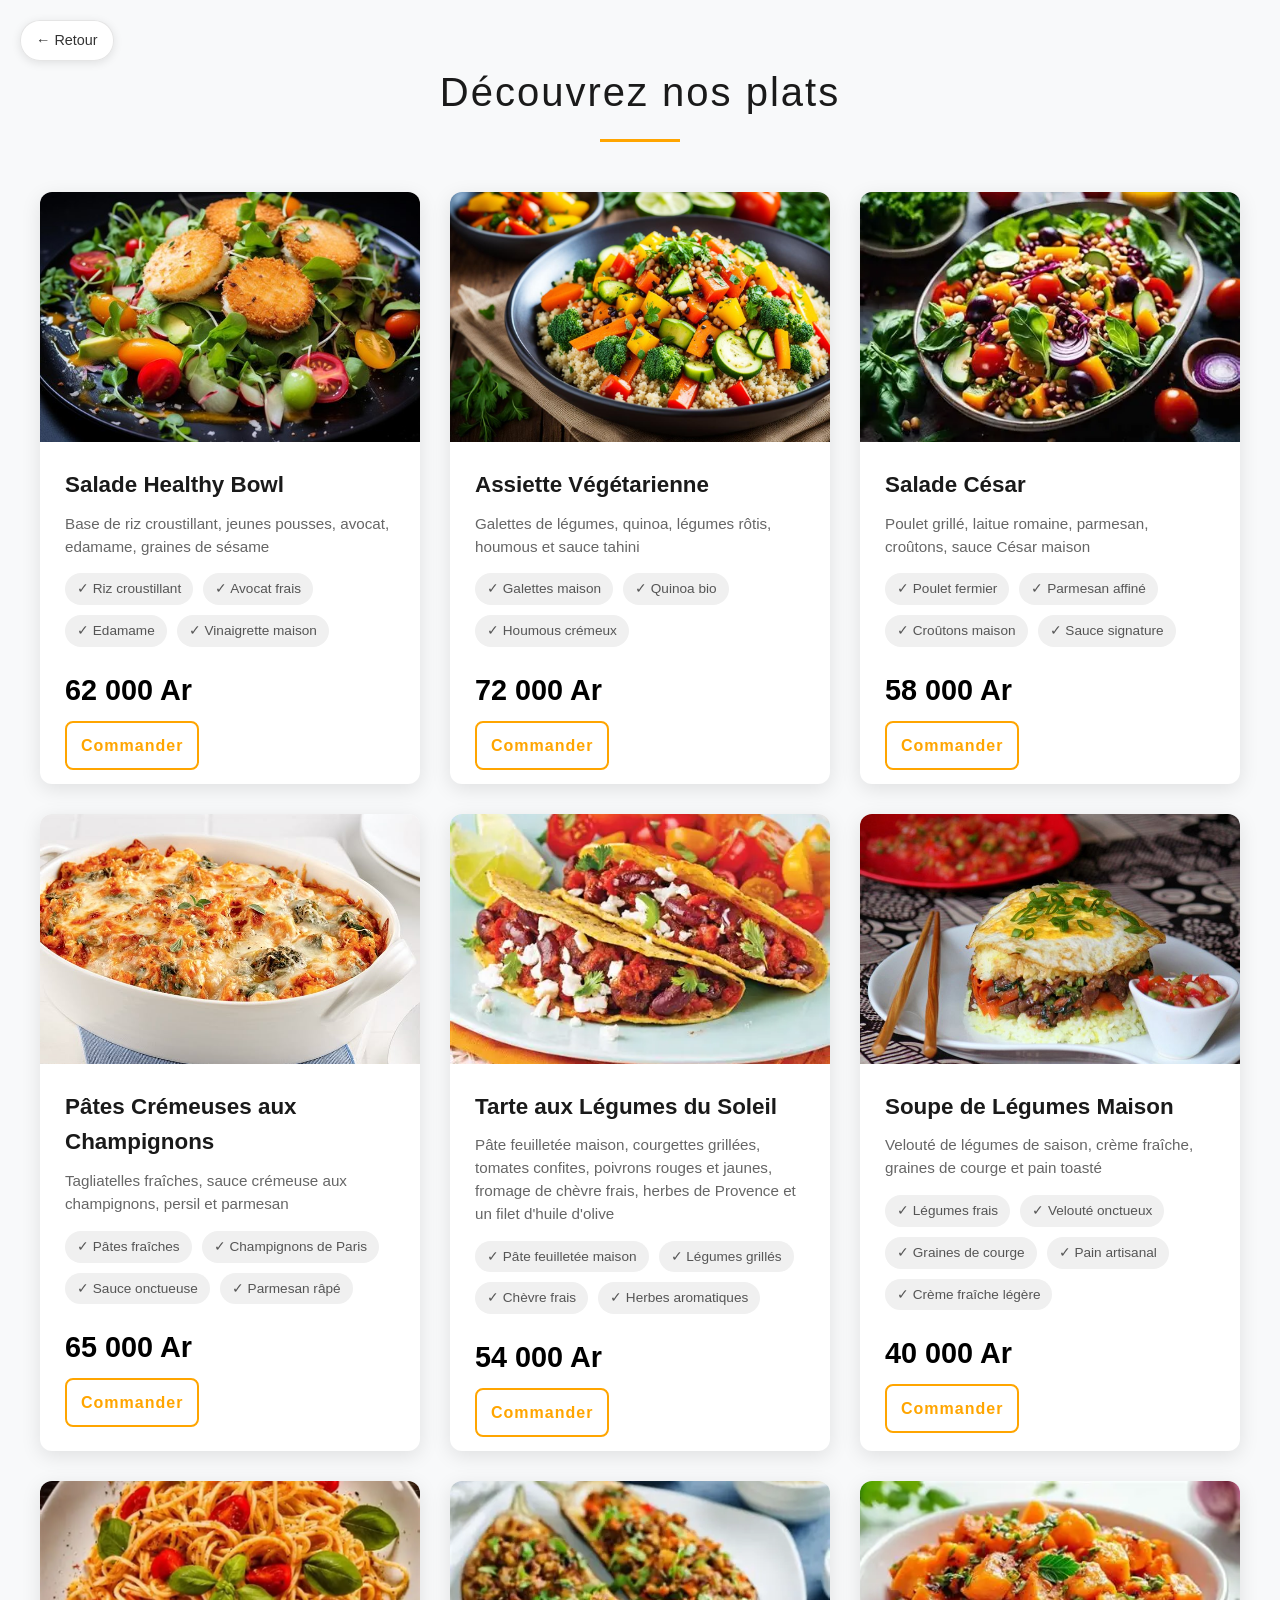
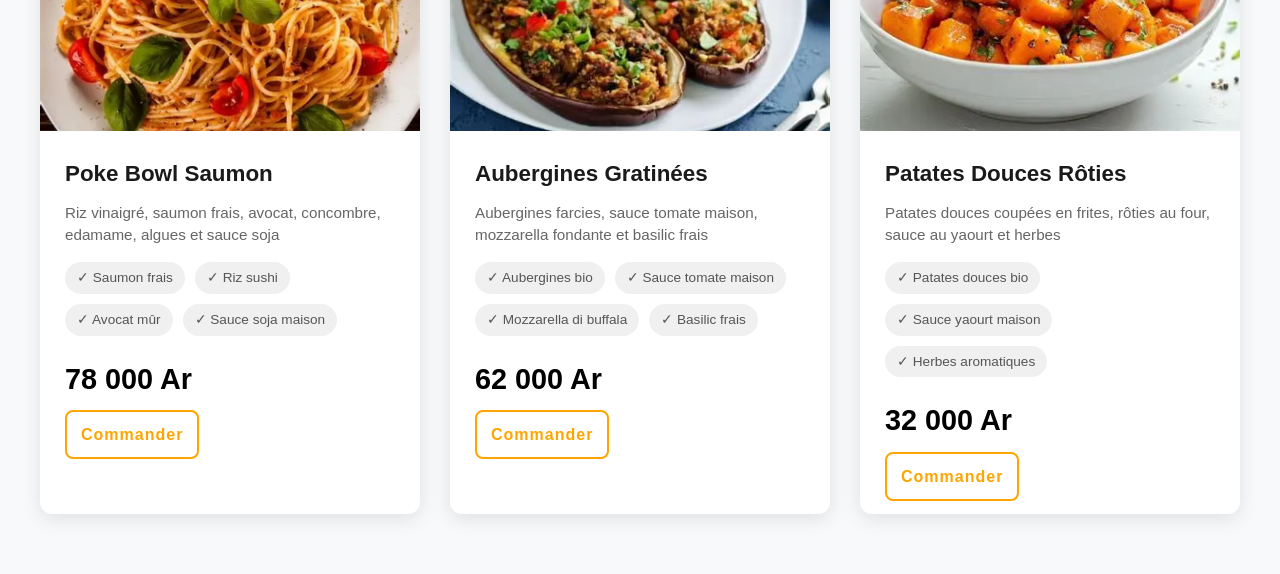
<file: files/vegetarien.html>
<!DOCTYPE html>
<html lang="fr">
<head>
    <meta charset="UTF-8">
    <meta name="viewport" content="width=device-width, initial-scale=1.0">
    <title>Plats Végétariens</title>
    <link rel="stylesheet" href="/files/menu.css">
</head>
<body>

<a href="/index.html#menu" class="back-home-text">
    ← Retour
</a>

    <section class="foods-section">
        <h2 class="section-title">Découvrez nos plats</h2>
        
        <div class="foods-grid">

            <div class="food-card">
                <div class="food-image">
                    <img src="/assets/rice-cake-salad-healthconscious-dish-with-crispy-rice-fresh-greens_818261-26439.jpg" alt="Salade healthy">
                </div>
                <div class="food-info">
                    <h3 class="food-name">Salade Healthy Bowl</h3>
                    <p class="food-description">Base de riz croustillant, jeunes pousses, avocat, edamame, graines de sésame</p>
                    <div class="room-features">
                        <span class="feature">✓ Riz croustillant</span>
                        <span class="feature">✓ Avocat frais</span>
                        <span class="feature">✓ Edamame</span>
                        <span class="feature">✓ Vinaigrette maison</span>
                    </div>
                    <div class="food-price">62 000 Ar</div>
                    <a href="/files/pay.html" class="reserve-btn">Commander</a>
                </div>
            </div>

             <div class="food-card">
                <div class="food-image">
                    <img src="/assets/plat-complet-vegetarien.jpg" alt="Plat végétarien">
                </div>
                <div class="food-info">
                    <h3 class="food-name">Assiette Végétarienne</h3>
                    <p class="food-description">Galettes de légumes, quinoa, légumes rôtis, houmous et sauce tahini</p>
                    <div class="room-features">
                        <span class="feature">✓ Galettes maison</span>
                        <span class="feature">✓ Quinoa bio</span>
                        <span class="feature">✓ Houmous crémeux</span>
                    </div>
                    <div class="food-price">72 000 Ar</div>
                    <a href="./pay.html" class="reserve-btn">Commander</a>
                </div>
            </div>

             <div class="food-card">
                <div class="food-image">
                    <img src="/assets/salade.webp" alt="Salade César">
                </div>
                <div class="food-info">
                    <h3 class="food-name">Salade César</h3>
                    <p class="food-description">Poulet grillé, laitue romaine, parmesan, croûtons, sauce César maison</p>
                    <div class="room-features">
                        <span class="feature">✓ Poulet fermier</span>
                        <span class="feature">✓ Parmesan affiné</span>
                        <span class="feature">✓ Croûtons maison</span>
                        <span class="feature">✓ Sauce signature</span>
                    </div>
                    <div class="food-price">58 000 Ar</div>
                    <a href="./pay.html" class="reserve-btn">Commander</a>
                </div>
            </div>

             <div class="food-card">
                <div class="food-image">
                    <img src="/assets/5591c0ae521af3b1d03d863d0156e07a.jpg" alt="Pâtes crémeuses">
                </div>
                <div class="food-info">
                    <h3 class="food-name">Pâtes Crémeuses aux Champignons</h3>
                    <p class="food-description">Tagliatelles fraîches, sauce crémeuse aux champignons, persil et parmesan</p>
                    <div class="room-features">
                        <span class="feature">✓ Pâtes fraîches</span>
                        <span class="feature">✓ Champignons de Paris</span>
                        <span class="feature">✓ Sauce onctueuse</span>
                        <span class="feature">✓ Parmesan râpé</span>
                    </div>
                    <div class="food-price">65 000 Ar</div>
                    <a href="./pay.html" class="reserve-btn">Commander</a>
                </div>
            </div>

             <div class="food-card">
                <div class="food-image">
                    <img src="/assets/Tv.webp" alt="Tarte aux légumes">
                </div>
                <div class="food-info">
                    <h3 class="food-name">Tarte aux Légumes du Soleil</h3>
                    <p class="food-description">Pâte feuilletée maison, courgettes grillées, tomates confites, poivrons rouges et jaunes, fromage de chèvre frais, herbes de Provence et un filet d'huile d'olive</p>
                    <div class="room-features">
                        <span class="feature">✓ Pâte feuilletée maison</span>
                        <span class="feature">✓ Légumes grillés</span>
                        <span class="feature">✓ Chèvre frais</span>
                        <span class="feature">✓ Herbes aromatiques</span>
                    </div>
                    <div class="food-price">54 000 Ar</div>
                    <a href="./pay.html" class="reserve-btn">Commander</a>
                </div>
            </div>

             <div class="food-card">
                <div class="food-image">
                    <img src="/assets/1c1ce80a89dfc3c3e9e643dbe767dd06 (1).jpg" alt="Soupe de légumes">
                </div>
                <div class="food-info">
                    <h3 class="food-name">Soupe de Légumes Maison</h3>
                    <p class="food-description">Velouté de légumes de saison, crème fraîche, graines de courge et pain toasté</p>
                    <div class="room-features">
                        <span class="feature">✓ Légumes frais</span>
                        <span class="feature">✓ Velouté onctueux</span>
                        <span class="feature">✓ Graines de courge</span>
                        <span class="feature">✓ Pain artisanal</span>
                        <span class="feature">✓ Crème fraîche légère</span>
                    </div>
                    <div class="food-price">40 000 Ar</div>
                    <a href="./pay.html" class="reserve-btn">Commander</a>
                </div>
            </div>

             <div class="food-card">
                <div class="food-image">
                    <img src="/assets/Pv.webp" alt="Poke bowl">
                </div>
                <div class="food-info">
                    <h3 class="food-name">Poke Bowl Saumon</h3>
                    <p class="food-description">Riz vinaigré, saumon frais, avocat, concombre, edamame, algues et sauce soja</p>
                    <div class="room-features">
                        <span class="feature">✓ Saumon frais</span>
                        <span class="feature">✓ Riz sushi</span>
                        <span class="feature">✓ Avocat mûr</span>
                        <span class="feature">✓ Sauce soja maison</span>
                    </div>
                    <div class="food-price">78 000 Ar</div>
                    <a href="./pay.html" class="reserve-btn">Commander</a>
                </div>
            </div>

            <div class="food-card">
                <div class="food-image">
                    <img src="/assets/aub.webp" alt="Aubergines gratinées">
                </div>
                <div class="food-info">
                    <h3 class="food-name">Aubergines Gratinées</h3>
                    <p class="food-description">Aubergines farcies, sauce tomate maison, mozzarella fondante et basilic frais</p>
                    <div class="room-features">
                        <span class="feature">✓ Aubergines bio</span>
                        <span class="feature">✓ Sauce tomate maison</span>
                        <span class="feature">✓ Mozzarella di buffala</span>
                        <span class="feature">✓ Basilic frais</span>
                    </div>
                    <div class="food-price">62 000 Ar</div>
                    <a href="./pay.html" class="reserve-btn">Commander</a>
                </div>
            </div>

            <div class="food-card">
                <div class="food-image">
                    <img src="/assets/PatateDouce.webp" alt="Patates douces rôties">
                </div>
                <div class="food-info">
                    <h3 class="food-name">Patates Douces Rôties</h3>
                    <p class="food-description">Patates douces coupées en frites, rôties au four, sauce au yaourt et herbes</p>
                    <div class="room-features">
                        <span class="feature">✓ Patates douces bio</span>
                        <span class="feature">✓ Sauce yaourt maison</span>
                        <span class="feature">✓ Herbes aromatiques</span>
                    </div>
                    <div class="food-price">32 000 Ar</div>
                    <a href="./pay.html" class="reserve-btn">Commander</a>
                </div>
            </div>
            
        </div>
    </section>
</body>
</html>
</file>
<file: files/chat.css>
* {
    margin: 0;
    padding: 0;
    box-sizing: border-box;
}

:root {
    --orange: #FFA500;
    --orange-dark: #e59400;
    --black: #000000;
    --white: #FFFFFF;
    --dark-charcoal: #323231;
    --gray-light: #f8f8f8;
    --gray-medium: #e0e0e0;
    --gray-dark: #666;
}

body {
    font-family: 'Montserrat', sans-serif;
    background: var(--white);
    height: 100vh;
    display: flex;
    flex-direction: column;
    overflow: hidden;
}

.new-message-container {
    background: var(--white);
    width: 100%;
    height: 100vh;
    display: flex;
    flex-direction: column;
    overflow: hidden;
}

.message-header {
    display: flex;
    justify-content: space-between;
    align-items: center;
    padding: 20px 32px;
    border-bottom: 1px solid var(--gray-medium);
    background: var(--white);
    flex-shrink: 0;
}

.message-header h2 {
    font-size: 24px;
    font-weight: 600;
    color: var(--dark-charcoal);
}

.close-btn {
    background: transparent;
    border: none;
    cursor: pointer;
    padding: 8px;
    border-radius: 50%;
    display: flex;
    align-items: center;
    justify-content: center;
    transition: all 0.3s ease;
    color: var(--gray-dark);
    text-decoration: none;
}

.close-btn:hover {
    background: var(--gray-light);
    color: var(--dark-charcoal);
    transform: rotate(90deg);
}

.message-form {
    flex: 1;
    display: flex;
    flex-direction: column;
    padding: 24px 32px 0 32px;
    overflow: hidden;
}

.form-field {
    margin-bottom: 20px;
    flex-shrink: 0;
}

.form-field.message-field {
    flex: 1;
    display: flex;
    flex-direction: column;
    margin-bottom: 0;
    min-height: 0;
}

.form-field label {
    display: block;
    font-size: 14px;
    font-weight: 600;
    color: var(--dark-charcoal);
    margin-bottom: 8px;
}

.form-field.message-field label {
    margin-bottom: 12px;
    margin-top: 120px;
}

.form-field input {
    width: 100%;
    padding: 12px 16px;
    border: 1px solid var(--gray-medium);
    border-radius: 12px;
    font-size: 14px;
    font-family: 'Montserrat', sans-serif;
    transition: all 0.3s ease;
    background: var(--gray-light);
}

.form-field input:focus {
    outline: none;
    border-color: var(--orange);
    background: var(--white);
    box-shadow: 0 0 0 3px rgba(255, 165, 0, 0.1);
}

.form-field textarea {
    width: 100%;
    padding: 12px 16px;
    border: 1px solid var(--gray-medium);
    border-radius: 12px;
    font-size: 14px;
    font-family: 'Montserrat', sans-serif;
    transition: all 0.3s ease;
    background: var(--gray-light);
    resize: none;
    flex: 1;
    min-height: 0;
}

.form-field textarea:focus {
    outline: none;
    border-color: var(--orange);
    background: var(--white);
    box-shadow: 0 0 0 3px rgba(255, 165, 0, 0.1);
}

.to-input,
.subject-input {
    font-family: 'Montserrat', sans-serif;
}

.form-actions {
    display: flex;
    justify-content: space-between;
    align-items: center;
    flex-wrap: wrap;
    gap: 16px;
    padding: 20px 32px;
    border-top: 1px solid var(--gray-medium);
    background: var(--white);
    flex-shrink: 0;
    margin-top: auto;
}

.formatting-tools {
    display: flex;
    gap: 8px;
    flex-wrap: wrap;
}

.format-btn {
    background: var(--gray-light);
    border: 1px solid var(--gray-medium);
    padding: 8px 12px;
    border-radius: 8px;
    cursor: pointer;
    transition: all 0.3s ease;
    color: var(--gray-dark);
    font-size: 14px;
}

.format-btn:hover {
    background: var(--orange);
    border-color: var(--orange);
    color: var(--white);
    transform: translateY(-2px);
}

.action-buttons {
    display: flex;
    gap: 12px;
}

.send-btn {
    background: var(--orange);
    color: var(--white);
    border: none;
    padding: 10px 24px;
    border-radius: 24px;
    font-size: 14px;
    font-weight: 600;
    cursor: pointer;
    transition: all 0.3s ease;
    display: flex;
    align-items: center;
    gap: 8px;
    font-family: 'Montserrat', sans-serif;
}

.send-btn:hover {
    background: var(--orange-dark);
    transform: translateY(-2px);
    box-shadow: 0 4px 12px rgba(255, 165, 0, 0.3);
}

.draft-btn {
    background: var(--gray-light);
    color: var(--dark-charcoal);
    border: 1px solid var(--gray-medium);
    padding: 10px 24px;
    border-radius: 24px;
    font-size: 14px;
    font-weight: 500;
    cursor: pointer;
    transition: all 0.3s ease;
    display: flex;
    align-items: center;
    gap: 8px;
    font-family: 'Montserrat', sans-serif;
}

.draft-btn:hover {
    background: var(--gray-medium);
    transform: translateY(-2px);
}

/* Responsive */
@media (max-width: 768px) {
    .message-header {
        padding: 16px 20px;
    }
    
    .message-header h2 {
        font-size: 20px;
    }
    
    .message-form {
        padding: 16px 20px 0 20px;
    }
    
    .form-field.message-field label {
        margin-top: 80px;
    }
    
    .form-actions {
        padding: 16px 20px;
        flex-direction: column;
        align-items: stretch;
    }
    
    .formatting-tools {
        justify-content: center;
    }
    
    .action-buttons {
        justify-content: center;
    }
    
    .send-btn,
    .draft-btn {
        padding: 8px 20px;
    }
}
</file>
<file: files/menu.css>
* {
    margin: 0;
    padding: 0;
    box-sizing: border-box;
}

body {
    font-family: 'Montserrat', sans-serif;
    background-color: #f8f9fa;
    color: #333;
    line-height: 1.6;
    padding: 20px;
}

a {
    text-decoration: none;
}

.back-home-text {
    position: fixed;
    top: 20px;
    left: 20px;
    padding: 8px 15px;
    background-color: rgba(255, 255, 255, 0.9);
    border-radius: 20px;
    text-decoration: none;
    color: #333;
    font-size: 0.9rem;
    font-weight: 500;
    box-shadow: 0 2px 10px rgba(0, 0, 0, 0.1);
    z-index: 1000;
    transition: all 0.3s ease;
    border: 1px solid rgba(0, 0, 0, 0.1);
}

.back-home-text:hover {
    background-color: orange;
    transform: translateX(-3px);
    box-shadow: 0 4px 15px rgba(0, 0, 0, 0.15);
    color: #fff;
    border-color: orange;
}

.foods-section {
    max-width: 1200px;
    margin: 0 auto;
    padding: 40px 0;
}

.section-title {
    text-align: center;
    font-size: 2.5rem;
    font-weight: 300;
    letter-spacing: 2px;
    color: #1a1a1a;
    margin-bottom: 50px;
    position: relative;
}

.section-title::after {
    content: '';
    display: block;
    width: 80px;
    height: 3px;
    background-color: #FFA500;
    margin: 15px auto 0;
}

.foods-grid {
    display: grid;
    grid-template-columns: repeat(3, 1fr);
    gap: 30px;
}

.food-card {
    background: white;
    border-radius: 12px;
    overflow: hidden;
    box-shadow: 0 5px 20px rgba(0, 0, 0, 0.1);
    transition: transform 0.3s ease, box-shadow 0.3s ease;
}

.food-card:hover {
    transform: translateY(-10px);
    box-shadow: 0 15px 30px rgba(0, 0, 0, 0.15);
}

.food-image {
    height: 250px;
    overflow: hidden;
}

.food-image img {
    width: 100%;
    height: 100%;
    object-fit: cover;
    transition: transform 0.5s ease;
}

.food-card:hover .food-image img {
    transform: scale(1.05);
}

.food-info {
    padding: 25px;
}

.food-name {
    font-size: 1.4rem;
    font-weight: 600;
    color: #1a1a1a;
    margin-bottom: 10px;
}

.food-description {
    color: #666;
    font-size: 0.95rem;
    margin-bottom: 15px;
    line-height: 1.5;
}

.room-features {
    display: flex;
    flex-wrap: wrap;
    gap: 10px;
    margin-bottom: 20px;
}

.feature {
    background-color: #f0f0f0;
    padding: 5px 12px;
    border-radius: 20px;
    font-size: 0.85rem;
    color: #555;
}

.food-price {
    font-size: 1.8rem;
    font-weight: 700;
    color: #000000;
    margin-bottom: 20px;
}

.per-night {
    font-size: 1rem;
    font-weight: 400;
    color: #888;
}

.reserve-btn {
    width: 100%;
    padding: 14px;
    background-color: #fff;
    color: #FFA500;
    border: #FFA500 solid 2px;
    border-radius: 8px;
    font-size: 1rem;
    font-weight: 600;
    cursor: pointer;
    transition: background-color 0.3s ease, transform 0.2s ease;
    letter-spacing: 1px;
}

.reserve-btn:hover {
    color: #fff;
    background-color: #FFA500;
    transform: translateY(-2px);
}

.reserve-btn:active {
    transform: translateY(0);
}

/* Responsive Design */
@media (max-width: 1024px) {
    .foods-grid {
        grid-template-columns: repeat(2, 1fr);
    }
}

@media (max-width: 768px) {
    .foods-grid {
        grid-template-columns: 1fr;
        gap: 25px;
    }
    
    .section-title {
        font-size: 2rem;
    }
    
    .food-info {
        padding: 20px;
    }
}

@media (max-width: 480px) {
    .foods-section {
        padding: 20px 0;
    }
    
    .section-title {
        font-size: 1.8rem;
        margin-bottom: 30px;
    }
    
    .food-image {
        height: 200px;
    }
    
    .food-name {
        font-size: 1.3rem;
    }
    
    .food-price {
        font-size: 1.6rem;
    }
}
</file>
<file: files/livraison.css>
* {
    margin: 0;
    padding: 0;
    box-sizing: border-box;
}

:root {
    --orange: #FFA500;
    --orange-dark: #e59400;
    --white: #FFFFFF;
    --dark: #323231;
    --gray: #666;
    --bg-light: #fef9ef;
    --border: #f0e6d2;
}

body {
    font-family: 'Montserrat', sans-serif;
    background: linear-gradient(135deg, #fff9ef, #fff5e6);
    color: var(--dark);
    padding: 2rem;
    min-height: 100vh;
}

main {
    max-width: 980px;
    margin: 0 auto;
    background: var(--white);
    border-radius: 0 0 28px 28px;
    box-shadow: 0 10px 30px rgba(0, 0, 0, 0.1);
    overflow: hidden;
}

.back-home-text {
    position: fixed;
    top: 20px;
    left: 20px;
    padding: 8px 15px;
    background-color: rgba(255, 255, 255, 0.9);
    border-radius: 20px;
    text-decoration: none;
    color: #333;
    font-size: 0.9rem;
    font-weight: 500;
    box-shadow: 0 2px 10px rgba(0, 0, 0, 0.1);
    z-index: 1000;
    transition: all 0.3s ease;
    border: 1px solid rgba(0, 0, 0, 0.1);
}

.back-home-text:hover {
    background-color: orange;
    transform: translateX(-3px);
    box-shadow: 0 4px 15px rgba(0, 0, 0, 0.15);
    color: #fff;
    border-color: orange;
}

header {
    background: var(--dark);
    padding: 2rem;
    text-align: center;
    color: var(--white);
    border-bottom: 4px solid var(--orange);
    border-radius: 28px 28px 0 0;
    max-width: 980px;
    margin: 0 auto;
    width: 100%;
}

header h1 {
    font-size: 2rem;
    font-weight: 700;
    margin-bottom: 0.5rem;
}

header h1::before {
    content: "\f0d1";
    font-family: "Font Awesome 5 Free";
    font-weight: 900;
    margin-right: 10px;
    color: var(--orange);
}

header p {
    font-size: 0.9rem;
    opacity: 0.9;
}

.wrapper {
    padding: 2rem;
}

.input {
    display: grid;
    grid-template-columns: repeat(auto-fit, minmax(280px, 1fr));
    gap: 1.5rem;
    margin-bottom: 2rem;
}

.input label {
    display: flex;
    flex-direction: column;
    font-weight: 600;
    font-size: 0.85rem;
    color: var(--gray);
    gap: 8px;
}

.input input {
    padding: 12px 16px;
    border: 2px solid var(--border);
    border-radius: 12px;
    font-size: 1rem;
    font-family: inherit;
    background: var(--white);
}

.input input:focus {
    border-color: var(--orange);
    outline: none;
}

h2 {
    font-size: 1.3rem;
    font-weight: 600;
    margin: 1.5rem 0 1rem;
    color: var(--dark);
}

hr {
    border: none;
    height: 2px;
    background: var(--border);
    margin-bottom: 1.2rem;
}

.radio, .delivery-options, .checkbox {
    display: flex;
    flex-wrap: wrap;
    gap: 1rem;
    margin-bottom: 1.5rem;
}

.radio label, .delivery-options label, .checkbox label {
    display: flex;
    align-items: center;
    gap: 8px;
    padding: 8px 20px;
    background: var(--white);
    border: 2px solid var(--border);
    border-radius: 50px;
    cursor: pointer;
    font-weight: 500;
}

.radio label:hover, .delivery-options label:hover, .checkbox label:hover {
    border-color: var(--orange);
    background: var(--bg-light);
}

.radio input, .delivery-options input, .checkbox input {
    accent-color: var(--orange);
    width: 16px;
    height: 16px;
    cursor: pointer;
}

.text {
    margin: 1rem 0;
}

.text label {
    display: flex;
    flex-direction: column;
    font-weight: 600;
    gap: 8px;
    color: var(--gray);
}

textarea, select {
    width: 100%;
    padding: 12px 16px;
    border: 2px solid var(--border);
    border-radius: 12px;
    font-family: inherit;
    font-size: 1rem;
    background: var(--white);
}

textarea:focus, select:focus {
    border-color: var(--orange);
    outline: none;
}

select {
    cursor: pointer;
    appearance: none;
    background-image: url("data:image/svg+xml;utf8,<svg xmlns='http://www.w3.org/2000/svg' width='14' height='14' viewBox='0 0 24 24' fill='none' stroke='%23FFA500' stroke-width='2'><polyline points='6 9 12 15 18 9'></polyline></svg>");
    background-repeat: no-repeat;
    background-position: right 1rem center;
}

textarea {
    resize: none;
    min-height: 80px;
}

.checkbox-2 {
    display: flex;
    flex-direction: column;
    gap: 1rem;
    margin: 1.5rem 0;
    padding-top: 1.5rem;
    border-top: 2px dashed var(--border);
}

.checkbox-2 div {
    display: flex;
    align-items: center;
    gap: 10px;
}

.checkbox-2 input {
    accent-color: var(--orange);
    width: 18px;
    height: 18px;
    cursor: pointer;
}

.checkbox-2 label {
    cursor: pointer;
    font-weight: 500;
}

.checkbox-2 label:hover {
    color: var(--orange);
}

.btn {
    margin-top: 1.5rem;
}

.btn button {
    background: linear-gradient(135deg, var(--orange), var(--orange-dark));
    border: none;
    padding: 14px 28px;
    font-size: 1rem;
    font-weight: 600;
    color: var(--white);
    border-radius: 50px;
    width: 100%;
    cursor: pointer;
    display: flex;
    align-items: center;
    justify-content: center;
    gap: 10px;
}

.btn button::before {
    content: "\f0e0";
    font-family: "Font Awesome 5 Free";
    font-weight: 900;
}

.btn button:hover {
    background: linear-gradient(135deg, var(--orange-dark), #cc8400);
}

.input label:first-child::before {
    content: "\f007";
    font-family: "Font Awesome 5 Free";
    font-weight: 900;
    margin-right: 6px;
    color: var(--orange);
}

.input label:nth-child(2)::before {
    content: "\f095";
    font-family: "Font Awesome 5 Free";
    font-weight: 900;
    margin-right: 6px;
    color: var(--orange);
}

.input label:nth-child(3)::before {
    content: "\f0e0";
    font-family: "Font Awesome 5 Free";
    font-weight: 900;
    margin-right: 6px;
    color: var(--orange);
}

@media (max-width: 768px) {
    body {
        padding: 1rem;
    }
    
    .wrapper {
        padding: 1.2rem;
    }
    
    header h1 {
        font-size: 1.5rem;
    }
}

@media (max-width: 480px) {
    .input {
        grid-template-columns: 1fr;
    }
}

form {
    width: 100%;
}
</file>
<file: files/mobilePay.css>
:root {
    --orange: #FFA500;
    --orange-dark: #e59400;
    --black: #000000;
    --white: #FFFFFF;
    --red: #FF0000;
    --dark-charcoal: #323231;
    --gray-light: #f8f8f8;
    --gray-medium: #e0e0e0;
    --gray-dark: #666;
}

* {
    margin: 0;
    padding: 0;
    box-sizing: border-box;
}

body {
    font-family: 'Segoe UI', Tahoma, Geneva, Verdana, sans-serif;
    background: var(--white);
    min-height: 100vh;
    color: var(--dark-charcoal);
}

.back-home-text {
    position: fixed;
    top: 20px;
    left: 20px;
    padding: 12px 15px;
    background-color: var(--white);
    border-radius: 20px;
    text-decoration: none;
    color: var(--dark-charcoal);
    font-size: 0.9rem;
    font-weight: 500;
    box-shadow: 0 2px 10px rgba(0, 0, 0, 0.1);
    z-index: 1000;
    transition: all 0.3s ease;
    border: 1px solid var(--orange);
}

.back-home-text:hover {
    background-color: var(--orange);
    transform: translateX(-3px);
    box-shadow: 0 4px 15px rgba(0, 0, 0, 0.15);
    color: var(--white);
    border-color: var(--orange);
}

/* Container principal */
.payment-container {
    min-height: 100vh;
    display: flex;
    flex-direction: column;
    justify-content: center;
    align-items: center;
    padding: 100px 20px 60px;
}

/* Titre */
.payment-title {
    text-align: center;
    font-size: 2.5rem;
    font-weight: 600;
    color: var(--dark-charcoal);
    margin-bottom: 50px;
    letter-spacing: -0.5px;
    animation: fadeInDown 0.6s ease-out;
}

.payment-title i {
    margin-right: 10px;
    color: var(--orange);
}

/* Grille des opérateurs */
.operators-grid {
    display: flex;
    justify-content: center;
    align-items: stretch;
    gap: 30px;
    flex-wrap: wrap;
    max-width: 1200px;
    margin: 0 auto;
}

/* Carte opérateur */
.operator-card {
    background: var(--white);
    border-radius: 24px;
    overflow: hidden;
    transition: all 0.3s cubic-bezier(0.4, 0, 0.2, 1);
    box-shadow: 0 10px 30px rgba(0, 0, 0, 0.1);
    flex: 1;
    min-width: 260px;
    max-width: 320px;
    cursor: pointer;
    position: relative;
    border: 2px solid var(--gray-medium);
}

.operator-card::before {
    content: '';
    position: absolute;
    top: 0;
    left: 0;
    right: 0;
    height: 4px;
    background: var(--orange);
    transform: scaleX(0);
    transition: transform 0.3s ease;
}

.operator-card:hover {
    transform: translateY(-10px);
    box-shadow: 0 20px 40px rgba(0, 0, 0, 0.15);
    border-color: var(--orange);
}

.operator-card:hover::before {
    transform: scaleX(1);
}

/* Lien opérateur */
.operator-link {
    display: block;
    text-decoration: none;
    padding: 30px 25px;
    text-align: center;
    transition: all 0.3s ease;
}

/* Logo */
.operator-logo {
    margin-bottom: 20px;
    transition: transform 0.3s ease;
}

.operator-card:hover .operator-logo {
    transform: scale(1.05);
}

.operator-logo img {
    width: 120px;
    height: 120px;
    object-fit: contain;
    margin: 0 auto;
    display: block;
}

/* Nom de l'opérateur */
.operator-name {
    font-size: 1.5rem;
    font-weight: 600;
    color: var(--dark-charcoal);
    margin-bottom: 15px;
    transition: color 0.3s ease;
}

.operator-card:hover .operator-name {
    color: var(--orange);
}

/* Numéro de téléphone */
.operator-number {
    background: var(--gray-light);
    border-radius: 50px;
    padding: 10px 15px;
    margin: 15px 0;
    display: inline-flex;
    align-items: center;
    justify-content: center;
    gap: 8px;
    font-size: 1rem;
    font-weight: 500;
    color: var(--dark-charcoal);
    transition: all 0.3s ease;
    width: auto;
}

.operator-card:hover .operator-number {
    background: rgba(255, 165, 0, 0.1);
    transform: scale(1.02);
    border: 1px solid var(--orange);
}

.operator-number i {
    color: var(--orange);
}

.phone-icon {
    font-style: normal;
    font-size: 1.1rem;
}

/* Action (bouton) */
.operator-action {
    margin-top: 20px;
    display: inline-flex;
    align-items: center;
    justify-content: center;
    gap: 8px;
    font-size: 0.9rem;
    font-weight: 600;
    color: var(--orange);
    transition: all 0.3s ease;
    width: 100%;
}

.operator-action span {
    position: relative;
}

.operator-action span::after {
    content: '';
    position: absolute;
    bottom: -2px;
    left: 0;
    width: 0;
    height: 2px;
    background: var(--orange);
    transition: width 0.3s ease;
}

.operator-card:hover .operator-action span::after {
    width: 100%;
}

.arrow-icon {
    font-style: normal;
    font-size: 1.2rem;
    transition: transform 0.3s ease;
}

.operator-card:hover .arrow-icon {
    transform: translateX(5px);
}

/* Message informatif */
.info-message {
    margin-top: 50px;
    padding: 15px 25px;
    background: var(--gray-light);
    border-radius: 50px;
    display: inline-flex;
    align-items: center;
    gap: 10px;
    font-size: 0.9rem;
    color: var(--gray-dark);
    box-shadow: 0 5px 15px rgba(0, 0, 0, 0.05);
    animation: fadeInUp 0.6s ease-out 0.2s both;
    border: 1px solid var(--orange);
}

.info-icon {
    font-style: normal;
    font-size: 1.1rem;
    color: var(--orange);
}

.info-message p {
    margin: 0;
}

/* Animations */
@keyframes fadeInDown {
    from {
        opacity: 0;
        transform: translateY(-30px);
    }
    to {
        opacity: 1;
        transform: translateY(0);
    }
}

@keyframes fadeInUp {
    from {
        opacity: 0;
        transform: translateY(20px);
    }
    to {
        opacity: 1;
        transform: translateY(0);
    }
}

/* Responsive Design */
@media (max-width: 768px) {
    .payment-title {
        font-size: 1.8rem;
        margin-bottom: 35px;
    }
    
    .operators-grid {
        gap: 20px;
    }
    
    .operator-card {
        min-width: 280px;
        max-width: 100%;
        width: 100%;
    }
    
    .operator-link {
        padding: 25px 20px;
    }
    
    .operator-logo img {
        width: 100px;
        height: 100px;
    }
    
    .operator-name {
        font-size: 1.3rem;
    }
    
    .operator-number {
        font-size: 0.9rem;
        padding: 8px 12px;
    }
    
    .info-message {
        font-size: 0.8rem;
        padding: 12px 20px;
        text-align: center;
    }
}

@media (max-width: 480px) {
    .payment-title {
        font-size: 1.5rem;
    }
    
    .operator-card {
        min-width: 100%;
    }
    
    .back-home-text {
        top: 15px;
        left: 15px;
        font-size: 0.8rem;
        padding: 6px 12px;
    }
}

/* Effet de focus pour l'accessibilité */
.operator-link:focus {
    outline: none;
}

.operator-link:focus-visible {
    outline: 3px solid var(--orange);
    outline-offset: 4px;
    border-radius: 24px;
}

/* Animation d'apparition des cartes */
.operator-card {
    animation: fadeInUp 0.6s ease-out;
    animation-fill-mode: both;
}

.operator-card:nth-child(1) {
    animation-delay: 0.1s;
}

.operator-card:nth-child(2) {
    animation-delay: 0.2s;
}

.operator-card:nth-child(3) {
    animation-delay: 0.3s;
}

/* Style pour l'état hover de la carte entière */
.operator-card {
    cursor: pointer;
}

/* Amélioration du contraste et de la lisibilité */
.operator-number span {
    font-weight: 600;
    letter-spacing: 0.5px;
}

/* Tooltip subtil au survol */
.operator-card {
    position: relative;
}

.operator-card::after {
    content: 'Cliquez pour payer';
    position: absolute;
    bottom: -30px;
    left: 50%;
    transform: translateX(-50%) translateY(10px);
    background: var(--dark-charcoal);
    color: var(--white);
    font-size: 0.75rem;
    padding: 4px 10px;
    border-radius: 20px;
    white-space: nowrap;
    opacity: 0;
    visibility: hidden;
    transition: all 0.3s ease;
    pointer-events: none;
    z-index: 10;
}

.operator-card:hover::after {
    opacity: 1;
    visibility: visible;
    transform: translateX(-50%) translateY(0);
}

/* Ajustement pour mobile : pas de tooltip sur mobile */
@media (max-width: 768px) {
    .operator-card::after {
        display: none;
    }
}
</file>
<file: files/notifications.css>
* {
    margin: 0;
    padding: 0;
    box-sizing: border-box;
}

body {
    font-family: 'Montserrat', sans-serif;
    background-color: #ffffff;
    color: #333;
    line-height: 1.6;
}

span {
    color: #FFA500;
    font-weight: bold;
}

header {
    position: fixed;
    top: 0;
    width: 100%;
    z-index: 100;
    background: rgba(255, 255, 255, 0.95);
    backdrop-filter: blur(12px);
    box-shadow: 0 2px 10px rgba(0, 0, 0, 0.05);
    font-size: initial;
}

.nav {
    display: flex;
    justify-content: space-between;
    align-items: center;
    padding: 20px 50px;
}

.nav__logo {
    color: var(--dark-charcoal);
    font-size: 24px;
    font-weight: bold;
    text-decoration: none;
}

.nav__logo img {
    height: 40px;
    width: auto;
    display: block;
}

.nav__logo:hover {
    color: #FFA500;
}

.nav__list {
    display: flex;
    list-style: none;
}

.nav__list li {
    margin-left: 40px;
}

.nav__list a {
    color: var(--dark-charcoal);
    text-decoration: none;
    font-weight: 500;
    position: relative;
    padding-bottom: 5px;
}

.nav__list a::after {
    content: '';
    position: absolute;
    bottom: 0;
    left: 0;
    width: 0;
    height: 2px;
    background: #FFA500;
    transition: width 0.3s ease;
}

/* Au survol, la ligne s'étend sur toute la largeur du texte */
.nav__list a:hover::after {
    width: 100%;
}

.nav__list a:hover {
    color: #FFA500;
}


/* Notifications Container */
.notifications-container {
    max-width: 900px;
    margin: 100px auto 50px auto;
    padding: 0 20px;
}

.notifications-header {
    display: flex;
    justify-content: space-between;
    align-items: center;
    margin-bottom: 30px;
    flex-wrap: wrap;
    gap: 15px;
}

.notifications-header h1 {
    font-size: 1.8rem;
    color: #333;
    display: flex;
    align-items: center;
    gap: 10px;
}

.notifications-header h1 i {
    color: #FFA500;
}

.mark-all-read {
    background: #f0f0f0;
    padding: 10px 20px;
    border-radius: 30px;
    text-decoration: none;
    color: #666;
    font-size: 0.9rem;
    font-weight: 500;
    transition: all 0.3s;
}

.mark-all-read:hover {
    background: #FFA500;
    color: white;
}

/* Notifications List */
.notifications-list {
    display: flex;
    flex-direction: column;
    gap: 15px;
}

.notification-card {
    background: #fff;
    border: 1px solid #eaeaea;
    border-radius: 20px;
    padding: 20px;
    display: flex;
    gap: 15px;
    transition: all 0.3s;
    position: relative;
}

.notification-card:hover {
    box-shadow: 0 5px 20px rgba(0, 0, 0, 0.05);
    border-color: #FFA500;
}

.notification-card.unread {
    background: #fffaf5;
    border-left: 4px solid #FFA500;
}

.notification-icon {
    width: 50px;
    height: 50px;
    background: #fff5e8;
    border-radius: 50%;
    display: flex;
    align-items: center;
    justify-content: center;
    flex-shrink: 0;
}

.notification-icon i {
    font-size: 1.5rem;
    color: #FFA500;
}

.notification-content {
    flex: 1;
}

.notification-title {
    display: flex;
    justify-content: space-between;
    align-items: center;
    flex-wrap: wrap;
    gap: 10px;
    margin-bottom: 8px;
}

.notification-title h3 {
    font-size: 1rem;
    font-weight: 600;
    color: #333;
}

.notification-time {
    font-size: 0.75rem;
    color: #999;
}

.notification-message {
    color: #666;
    font-size: 0.95rem;
    margin-bottom: 12px;
    line-height: 1.5;
}

.notification-actions {
    display: flex;
    gap: 15px;
}

.reply-btn, .close-btn {
    text-decoration: none;
    font-size: 0.8rem;
    padding: 5px 12px;
    border-radius: 20px;
    transition: all 0.3s;
    display: inline-flex;
    align-items: center;
    gap: 5px;
}

.reply-btn {
    background: #FFA500;
    color: white;
}

.reply-btn:hover {
    background: #e69500;
}

.close-btn {
    background: #f0f0f0;
    color: #666;
}

.close-btn:hover {
    background: #e0e0e0;
}

.notification-status {
    flex-shrink: 0;
}

.badge-new {
    background: #FFA500;
    color: white;
    padding: 4px 10px;
    border-radius: 20px;
    font-size: 0.7rem;
    font-weight: 600;
}

/* Responsive */
@media (max-width: 768px) {
    .nav {
        padding: 12px 20px;
    }
    
    .nav__list {
        gap: 15px;
    }
    
    .nav__list li a {
        font-size: 12px;
    }
    
    .notifications-container {
        margin-top: 80px;
        padding: 0 15px;
    }
    
    .notifications-header {
        flex-direction: column;
        text-align: center;
    }
    
    .notification-card {
        flex-direction: column;
    }
    
    .notification-icon {
        width: 40px;
        height: 40px;
    }
    
    .notification-status {
        position: absolute;
        top: 15px;
        right: 15px;
    }
    
    .notification-actions {
        justify-content: flex-start;
    }
    
    .reply-btn, .close-btn {
        font-size: 0.7rem;
        padding: 4px 10px;
    }
}
</file>
<file: files/panier.css>
* {
    margin: 0;
    padding: 0;
    box-sizing: border-box;
}

body {
    font-family: 'Montserrat', sans-serif;
    background-color: #ffffff;
    color: #333;
    line-height: 1.6;
}

span {
    color: #FFA500;
    font-weight: bold;
}

header {
    position: fixed;
    top: 0;
    width: 100%;
    z-index: 100;
    background: rgba(255, 255, 255, 0.95);
    backdrop-filter: blur(12px);
    box-shadow: 0 2px 10px rgba(0, 0, 0, 0.05);
    font-size: initial;
}

.nav {
    display: flex;
    justify-content: space-between;
    align-items: center;
    padding: 20px 50px;
}

.nav__logo {
    color: var(--dark-charcoal);
    font-size: 24px;
    font-weight: bold;
    text-decoration: none;
}

.nav__logo img {
    height: 40px;
    width: auto;
    display: block;
}

.nav__logo:hover {
    color: #FFA500;
}

.nav__list {
    display: flex;
    list-style: none;
}

.nav__list li {
    margin-left: 40px;
}

.nav__list a {
    color: var(--dark-charcoal);
    text-decoration: none;
    font-weight: 500;
    position: relative;
    padding-bottom: 5px;
}

.nav__list a::after {
    content: '';
    position: absolute;
    bottom: 0;
    left: 0;
    width: 0;
    height: 2px;
    background: #FFA500;
    transition: width 0.3s ease;
}

/* Au survol, la ligne s'étend sur toute la largeur du texte */
.nav__list a:hover::after {
    width: 100%;
}

.nav__list a:hover {
    color: #FFA500;
}


/* Hero section - fond blanc */
.hero {
    min-height: 100vh;
    display: flex;
    align-items: center;
    padding: 100px 50px 50px 50px;
    background: #ffffff;
}

.hero-container {
    max-width: 1400px;
    margin: 0 auto;
    width: 100%;
    display: flex;
    align-items: center;
    gap: 60px;
    flex-wrap: wrap;
}

/* Vidéo à gauche avec rognage */
.hero-video {
    flex: 1;
    min-width: 300px;
    border-radius: 30px;
    overflow: hidden;
    box-shadow: 0 30px 50px rgba(0, 0, 0, 0.15);
    height: 500px;
    background: #000;
    position: relative;
}

.hero-video::after {
    content: '';
    position: absolute;
    top: 0;
    left: 0;
    width: 100%;
    height: 100%;
    background: linear-gradient(45deg, rgba(255,165,0,0.1), transparent);
    pointer-events: none;
}

.hero-video video {
    width: 100%;
    height: 100%;
    object-fit: cover;
    object-position: center 35%;
}

/* Texte à droite */
.hero-content {
    flex: 1;
    min-width: 300px;
    padding: 20px;
}

.hero-content h1 {
    font-size: 3.8rem;
    font-weight: 800;
    margin-bottom: 20px;
    line-height: 1.2;
    color: #2c2c2c;
}

.hero-content h1 span {
    color: #FFA500;
    font-size: 4rem;
    display: inline-block;
    position: relative;
}

.hero-content h1 span::after {
    content: '';
    position: absolute;
    bottom: 5px;
    left: 0;
    width: 100%;
    height: 8px;
    background: #FFA500;
    opacity: 0.3;
    border-radius: 4px;
}

.hero-content .subtitle {
    font-size: 1.2rem;
    color: #666;
    margin-bottom: 35px;
    border-left: 4px solid #FFA500;
    padding-left: 18px;
    font-weight: 500;
}

.services-list {
    margin-bottom: 35px;
    background: #f9f9f9;
    padding: 20px;
    border-radius: 20px;
    box-shadow: 0 10px 25px rgba(0, 0, 0, 0.05);
}

.services-list p {
    font-size: 1.1rem;
    margin-bottom: 15px;
    color: #444;
    display: flex;
    align-items: center;
    gap: 12px;
    font-weight: 500;
}

.services-list p:last-child {
    margin-bottom: 0;
}

.services-list p i {
    color: #FFA500;
    font-size: 1.3rem;
    width: 30px;
}

.contact-info {
    display: flex;
    align-items: center;
    gap: 15px;
    margin-bottom: 30px;
    padding: 15px 20px;
    background: #f9f9f9;
    border-radius: 60px;
    box-shadow: 0 5px 15px rgba(0, 0, 0, 0.05);
    width: fit-content;
}

.contact-info i {
    font-size: 1.5rem;
    color: #FFA500;
}

.contact-info span {
    font-size: 1.2rem;
    font-weight: 600;
    color: #333;
}

.contact-info .badge {
    background: #FFA500;
    color: white;
    padding: 5px 15px;
    border-radius: 30px;
    font-size: 0.8rem;
    font-weight: 600;
    margin-left: 5px;
}

.btn-download {
    background: linear-gradient(135deg, #FFA500 0%, #ff6b35 100%);
    color: white;
    border: none;
    padding: 16px 32px;
    font-size: 1.1rem;
    font-weight: 700;
    border-radius: 50px;
    cursor: pointer;
    transition: all 0.3s ease;
    display: inline-flex;
    align-items: center;
    gap: 12px;
    font-family: 'Montserrat', sans-serif;
    box-shadow: 0 8px 20px rgba(255, 107, 53, 0.3);
    margin-bottom: 20px;
    width: 100%;
    justify-content: center;
}

.btn-download:hover {
    transform: translateY(-3px);
    box-shadow: 0 12px 25px rgba(255, 107, 53, 0.4);
}

.promo-code {
    text-align: center;
    padding: 12px;
    background: rgba(255, 165, 0, 0.1);
    border-radius: 50px;
    color: #FFA500;
    font-size: 0.9rem;
    font-weight: 500;
}

.promo-code i {
    margin-right: 8px;
}

.promo-code strong {
    font-size: 1.1rem;
    background: #FFA500;
    color: white;
    padding: 4px 12px;
    border-radius: 30px;
    margin-left: 8px;
}

/* Animation */
@keyframes pulse {
    0% { transform: scale(1); }
    50% { transform: scale(1.05); }
    100% { transform: scale(1); }
}

.btn-download {
    animation: pulse 2s infinite;
}

.btn-download:hover {
    animation: none;
}

/* Responsive */
@media (max-width: 1024px) {
    .hero-content h1 {
        font-size: 2.8rem;
    }
    
    .hero-content h1 span {
        font-size: 3rem;
    }
}

@media (max-width: 768px) {
    .nav {
        padding: 12px 20px;
    }
    
    .nav__list {
        gap: 15px;
    }
    
    .nav__list li a {
        font-size: 12px;
    }
    
    .hero {
        padding: 90px 20px 40px 20px;
    }
    
    .hero-container {
        flex-direction: column;
        gap: 35px;
    }
    
    .hero-content h1 {
        font-size: 2.2rem;
        text-align: center;
    }
    
    .hero-content h1 span {
        font-size: 2.4rem;
    }
    
    .hero-video {
        width: 100%;
        height: 280px;
    }
    
    .hero-content {
        text-align: center;
        padding: 0;
    }
    
    .services-list p {
        justify-content: center;
    }
    
    .contact-info {
        margin: 0 auto 25px auto;
    }
    
    .hero-content .subtitle {
        text-align: center;
        border-left: none;
        border-top: 4px solid #FFA500;
        padding-top: 15px;
        padding-left: 0;
    }
    
    .promo-code {
        font-size: 0.8rem;
    }
}
</file>
<file: files/pay.css>
* {
    margin: 0;
    padding: 0;
    box-sizing: border-box;
}

html {
    font-size: 50%;
}

:root {
    --box-shadow: 0 .5rem 1.5rem rgba(0,0,0,.1);
    --box-shadow-hover: 0 1rem 2rem rgba(0,0,0,.15);
    --orange: #FFA500;
    --orange-dark: #e59400;
    --black: #000000;
    --white: #FFFFFF;
    --red: #FF0000;
    --dark-charcoal: #323231;
    --gray-light: #f8f8f8;
    --gray-medium: #e0e0e0;
    --gray-dark: #666;
}

body {
    font-family: 'Montserrat', sans-serif;
    background-color: var(--white);
}

span {
    color: var(--orange);
    font-weight: bold;
}

.back-home-text {
    position: fixed;
    top: 20px;
    left: 20px;
    padding: 16px 32px;
    background-color: rgba(255, 255, 255, 0.9);
    border-radius: 20px;
    text-decoration: none;
    color: #333;
    font-size: 1.5rem;
    font-weight: 500;
    box-shadow: 0 2px 10px rgba(0, 0, 0, 0.1);
    z-index: 1000;
    transition: all 0.3s ease;
    border: 1px solid rgba(0, 0, 0, 0.1);
}

.back-home-text:hover {
    background-color: var(--orange);
    transform: translateX(-3px);
    box-shadow: 0 4px 15px rgba(0, 0, 0, 0.15);
    color: var(--white);
    border-color: var(--orange);
}

/* Sections */
section {
    padding: 2rem 9%;
}

section:nth-child(even) {
    background: var(--gray-light);
}

/* Home */
.home .home-slider .slide {
    display: flex;
    align-items: center;
    flex-wrap: wrap;
    gap: 2rem;
    padding-top: 9rem;
}

.home .home-slider .slide .content {
    flex: 1 1 45rem;
}

.home .home-slider .slide .image {
    flex: 1 1 45rem;
}

.home .home-slider .slide .image img {
    width: 100%;
    border-radius: 1rem;
}

.home .home-slider .slide .content span {
    color: var(--black);
    font-size: 2.5rem;
    font-weight: 500;
}

.home .home-slider .slide .content h3 {
    color: var(--black);
    font-size: 7rem;
}

.home .home-slider .slide .content p {
    color: var(--gray-dark);
    font-size: 2rem;
    padding: 5rem 0;
    line-height: 1.5;
}

/* Headings */
.sub-heading {
    text-align: center;
    color: var(--orange);
    font-size: 2rem;
    margin-top: 1rem;
}

.heading {
    text-align: center;
    color: var(--black);
    font-size: 3rem;
    margin-bottom: 2rem;
    text-transform: uppercase;
}

/* Button */
.btn {
    margin-top: 1rem;
    display: inline-block;
    font-size: 1.7rem;
    color: var(--orange);
    background: var(--white);
    border: 2px solid var(--orange);
    border-radius: 3rem;
    cursor: pointer;
    padding: 0.8rem 3rem;
    transition: all 0.4s cubic-bezier(0.175, 0.885, 0.32, 1.275);
    font-weight: 600;
    letter-spacing: 0.5px;
    text-decoration: none;
}

.btn:hover {
    color: var(--white);
    background: var(--orange-dark);
    transform: translateX(1.1rem);
}

/* Dishes */
.dishes .box-container {
    display: grid;
    grid-template-columns: repeat(auto-fit, minmax(28rem, 1fr));
    gap: 2rem;
}

.dishes .box-container .box {
    background: var(--white);
    border-radius: 1rem;
    border: .1rem solid var(--gray-medium);
    padding: 2.5rem;
    text-align: center;
    box-shadow: var(--box-shadow);
    position: relative;
    overflow: hidden;
    transition: all 0.3s ease;
}

.dishes .box-container .box:hover {
    transform: translateY(-1rem);
    box-shadow: var(--box-shadow-hover);
    border-color: var(--orange);
}

.dishes .box-container .box .fa-heart,
.dishes .box-container .box .fa-eye {
    position: absolute;
    top: 1.5rem;
    background: var(--gray-light);
    border-radius: 50%;
    height: 5rem;
    width: 5rem;
    line-height: 5rem;
    font-size: 2rem;
    color: var(--black);
    cursor: pointer;
    transition: all 0.3s ease;
}

.dishes .box-container .box .fa-heart:hover {
    background: var(--red);
    color: var(--white);
}

.dishes .box-container .box .fa-eye:hover {
    background: var(--dark-charcoal);
    color: var(--white);
}

.dishes .box-container .box .fa-heart {
    right: -15rem;
}

.dishes .box-container .box .fa-eye {
    left: -15rem;
}

.dishes .box-container .box:hover .fa-heart {
    right: 1.5rem;
}

.dishes .box-container .box:hover .fa-eye {
    left: 1.5rem;
}

.dishes .box-container .box img {
    width: 100%;
    margin-bottom: 1rem;
    border-radius: .5rem;
}

.dishes .box-container .box h3 {
    color: var(--black);
    font-size: 2.2rem;
    margin: 1rem 0;
}

.dishes .box-container .box .stars {
    padding: 1rem 0;
}

.dishes .box-container .box .stars i {
    font-size: 1.7rem;
    color: #f1c40f;
}

.dishes .box-container .box .rating {
    font-size: 1.4rem;
    color: var(--gray-dark);
    margin-left: 0.5rem;
}

.dishes .box-container .box span {
    color: var(--black);
    font-weight: bolder;
    font-size: 2.2rem;
    margin: 1rem 0;
    display: block;
}

.dishes .box-container .box .btn {
    margin-top: 1rem;
    display: inline-block;
}

/* About */
.about .row {
    display: flex;
    flex-wrap: wrap;
    gap: 1.5rem;
    align-items: center;
}

.about .row .image {
    flex: 1 1 45rem;
}

.about .row .image img {
    width: 100%;
    border-radius: 1rem;
}

.about .row .content {
    flex: 1 1 45rem;
}

.about .row .content h3 {
    color: var(--black);
    font-size: 4rem;
    padding: 2rem 0;
}

.about .row .content p {
    color: #555;
    font-size: 1.5rem;
    padding: 2rem 0;
    line-height: 2;
}

.about .row .content .icons-container {
    display: flex;
    gap: 1rem;
    flex-wrap: wrap;
    padding: 1rem 0;
}

.about .row .content .icons-container .icons {
    background: var(--gray-light);
    border-radius: .5rem;
    border: .1rem solid var(--gray-medium);
    display: flex;
    align-items: center;
    justify-content: center;
    gap: 1rem;
    flex: 1 1 17rem;
    padding: 1.5rem 1rem;
    transition: all 0.3s ease;
}

.about .row .content .icons-container .icons:hover {
    background: var(--orange);
    transform: translateY(-0.5rem);
}

.about .row .content .icons-container .icons:hover i,
.about .row .content .icons-container .icons:hover span {
    color: var(--white);
}

.about .row .content .icons-container .icons i {
    font-size: 2.5rem;
    color: var(--orange);
}

.about .row .content .icons-container .icons span {
    font-size: 1.5rem;
    color: var(--black);
}

/* Menu */
.menu .box-container {
    display: grid;
    grid-template-columns: repeat(auto-fit, minmax(30rem, 1fr));
    gap: 2rem;
}

.menu .box-container .box {
    background: var(--white);
    border-radius: 1rem;
    border: .1rem solid var(--gray-medium);
    box-shadow: var(--box-shadow);
    transition: all 0.3s ease;
}

.menu .box-container .box:hover {
    transform: translateY(-1rem);
    box-shadow: var(--box-shadow-hover);
    border-color: var(--orange);
}

.menu .box-container .box .image {
    height: 25rem;
    width: 100%;
    padding: 1.5rem;
    overflow: hidden;
    position: relative;
}

.menu .box-container .box .image img {
    width: 100%;
    height: 100%;
    border-radius: .5rem;
    object-fit: cover;
    transition: transform 0.5s ease;
}

.menu .box-container .box:hover .image img {
    transform: scale(1.05);
}

.menu .box-container .box .image .fa-heart {
    position: absolute;
    top: 2.5rem;
    right: 2.5rem;
    height: 4rem;
    width: 4rem;
    line-height: 4rem;
    text-align: center;
    font-size: 1.8rem;
    background: var(--white);
    border-radius: 50%;
    color: var(--black);
    cursor: pointer;
    transition: all 0.3s ease;
    opacity: 0;
    transform: scale(0.8);
}

.menu .box-container .box:hover .image .fa-heart {
    opacity: 1;
    transform: scale(1);
}

.menu .box-container .box .image .fa-heart:hover {
    background: var(--red);
    color: var(--white);
}

.menu .box-container .box .content {
    padding: 2rem;
    padding-top: 0;
}

.menu .box-container .box .content .stars i {
    font-size: 1.5rem;
    color: #f1c40f;
}

.menu .box-container .box .content .rating-count {
    font-size: 1.2rem;
    color: var(--gray-dark);
    margin-left: 0.5rem;
}

.menu .box-container .box .content h3 {
    color: var(--black);
    font-size: 2rem;
    margin: 1rem 0 0.5rem 0;
    font-weight: 600;
}

.menu .box-container .box .content .price {
    color: var(--black);
    font-size: 2rem;
    font-weight: bold;
    margin: 0.5rem 0;
}

.menu .box-container .box .content p {
    color: var(--gray-dark);
    font-size: 1.3rem;
    line-height: 1.5;
    margin: 0.5rem 0 1rem 0;
}

.menu .box-container .box .content .btn {
    margin-top: 1rem;
    display: inline-block;
    background: transparent;
    border: 2px solid var(--orange);
    color: var(--orange);
    padding: 0.8rem 2rem;
}

.menu .box-container .box .content .btn:hover {
    background: var(--orange);
    color: var(--white);
    transform: translateX(0.5rem);
}

/* Review */
.review .review-container {
    display: grid;
    grid-template-columns: repeat(auto-fit, minmax(30rem, 1fr));
    gap: 2rem;
}

.review .slide {
    padding: 2rem;
    box-shadow: var(--box-shadow);
    border: .1rem solid var(--gray-medium);
    border-radius: 1rem;
    position: relative;
    background: var(--white);
    transition: all 0.3s ease;
}

.review .slide:hover {
    transform: translateY(-0.8rem);
    box-shadow: var(--box-shadow-hover);
    border-color: var(--orange);
}

.review .slide .fa-quote-right {
    position: absolute;
    top: 2rem;
    right: 2rem;
    font-size: 5rem;
    color: var(--gray-medium);
    transition: color 0.3s ease;
}

.review .slide:hover .fa-quote-right {
    color: var(--orange);
}

.review .slide .user {
    display: flex;
    align-items: center;
    gap: 1rem;
    padding-bottom: 1.5rem;
}

.review .slide .user img {
    height: 6rem;
    width: 6rem;
    border-radius: 50%;
    object-fit: cover;
    transition: transform 0.3s ease;
}

.review .slide:hover .user img {
    transform: scale(1.05);
}

.review .slide .user h3 {
    color: var(--black);
    font-size: 1.8rem;
    padding-bottom: .3rem;
}

.review .slide .user-info .stars i {
    font-size: 1.2rem;
    color: #f1c40f;
}

.review .slide p {
    font-size: 1.4rem;
    color: #555;
    line-height: 1.7;
}

/* Order */
.order form {
    max-width: 90rem;
    border-radius: 1rem;
    box-shadow: var(--box-shadow);
    border: .1rem solid var(--gray-medium);
    background: var(--white);
    padding: 2rem;
    margin: 0 auto;
    transition: all 0.3s ease;
}

.order form:hover {
    box-shadow: var(--box-shadow-hover);
}

.order form .inputBox {
    display: flex;
    flex-wrap: wrap;
    justify-content: space-between;
}

.order form .inputBox .input {
    width: 49%;
}

.order form .inputBox .input span {
    display: block;
    font-size: 1.5rem;
    color: var(--orange);
    padding: .5rem 0;
    font-weight: 500;
}

.order form .inputBox .input input {
    background-color: var(--gray-light);
    border-radius: .5rem;
    padding: 1rem;
    font-size: 1.6rem;
    color: var(--black);
    margin-bottom: 1rem;
    width: 100%;
    border: 1px solid var(--gray-medium);
    transition: all 0.3s ease;
}

.order form .inputBox .input input:focus {
    outline: none;
    border-color: var(--orange);
    box-shadow: 0 0 0 2px rgba(255, 165, 0, 0.1);
}

.order form .btn {
    margin-top: 1rem;
    width: 100%;
}

/* Payment Section */
.payment-container {
    display: flex;
    max-width: 1100px;
    width: 100%;
    background: var(--white);
    border-radius: 32px;
    overflow: hidden;
    box-shadow: 0 25px 50px -12px rgba(0, 0, 0, 0.25);
    margin: 100px auto;
}

.payment-left {
    flex: 1;
    background: linear-gradient(135deg, #1e1e2f 0%, #2a2a3a 100%);
    display: flex;
    align-items: center;
    justify-content: center;
    position: relative;
    overflow: hidden;
}

.card-image {
    position: relative;
    width: 100%;
    height: 100%;
}

.card-image img {
    width: 100%;
    height: 100%;
    object-fit: cover;
    display: block;
}

.card-details {
    position: absolute;
    bottom: 30px;
    left: 30px;
    right: 30px;
    color: white;
    text-shadow: 0 1px 2px rgba(0, 0, 0, 0.5);
    z-index: 2;
}

.card-brands {
    display: flex;
    gap: 12px;
    align-items: center;
    font-size: 28px;
}

.card-brands i,
.card-brands span {
    color: white;
    opacity: 0.9;
}

.unionpay {
    font-size: 12px;
    font-weight: 500;
    font-family: monospace;
}

.payment-right {
    flex: 1;
    padding: 48px 40px;
    background: var(--white);
}

.payment-title {
    font-size: 28px;
    font-weight: 600;
    color: var(--dark-charcoal);
    margin-bottom: 32px;
}

.payment-methods {
    display: flex;
    gap: 12px;
    margin-bottom: 32px;
    flex-wrap: wrap;
}

.payment-method {
    flex: 1;
    display: flex;
    align-items: center;
    justify-content: center;
    gap: 8px;
    padding: 12px;
    background: var(--gray-light);
    border-radius: 12px;
    transition: all 0.3s;
    border: 1px solid var(--gray-medium);
    text-decoration: none;
    cursor: pointer;
    min-width: 100px;
}

.payment-method .fa-google {
    background: conic-gradient(from -45deg, #4285F4 110deg, #EA4335 190deg, #FBBC05 270deg, #34A853 350deg);
    -webkit-background-clip: text;
    -webkit-text-fill-color: transparent;
    font-size: 20px;
}

.payment-method .fa-apple {
    color: #000000;
    font-size: 20px;
}

.payment-method .fa-paypal {
    color: #003087;
    font-size: 20px;
}

.payment-method .fa-mobile-alt {
    color: #34A853;
    font-size: 20px;
}

.payment-method span {
    font-size: 13px;
    font-weight: 500;
    color: var(--gray-dark);
}

.payment-method:hover {
    background: var(--gray-medium);
    transform: translateY(-2px);
}

.separator {
    display: flex;
    align-items: center;
    text-align: center;
    margin: 24px 0;
}

.separator::before,
.separator::after {
    content: '';
    flex: 1;
    border-bottom: 1px solid var(--gray-medium);
}

.separator span {
    padding: 0 16px;
    color: var(--gray-dark);
    font-size: 12px;
    text-transform: uppercase;
    font-weight: 500;
}

.card-form {
    margin-bottom: 24px;
}

.form-group {
    margin-bottom: 20px;
}

.form-group label {
    display: block;
    font-size: 13px;
    font-weight: 500;
    color: var(--gray-dark);
    margin-bottom: 8px;
}

.form-group input {
    width: 100%;
    padding: 12px 16px;
    border: 1px solid var(--gray-medium);
    border-radius: 12px;
    font-size: 14px;
    transition: all 0.3s;
    background: var(--gray-light);
    font-family: 'Montserrat', sans-serif;
}

.form-group input:focus {
    outline: none;
    border-color: var(--orange);
    background: var(--white);
    box-shadow: 0 0 0 3px rgba(255, 165, 0, 0.1);
}

.card-number {
    letter-spacing: 1px;
    font-family: monospace;
    font-size: 15px;
}

.row {
    display: flex;
    gap: 16px;
}

.row .form-group {
    flex: 1;
}

.total-amount {
    display: flex;
    justify-content: space-between;
    align-items: baseline;
    padding: 20px 0;
    border-top: 1px solid var(--gray-medium);
    margin-bottom: 24px;
}

.total-label {
    font-size: 16px;
    font-weight: 500;
    color: var(--gray-dark);
}

.total-price {
    font-size: 28px;
    font-weight: 700;
    color: var(--dark-charcoal);
}

.pay-button {
    width: 100%;
    padding: 14px;
    background: var(--orange);
    color: var(--white);
    border: none;
    border-radius: 12px;
    font-size: 16px;
    font-weight: 600;
    cursor: pointer;
    transition: all 0.3s;
    display: flex;
    align-items: center;
    justify-content: center;
    gap: 8px;
    font-family: 'Montserrat', sans-serif;
}

.pay-button:hover {
    background: var(--black);
    transform: translateY(-2px);
    box-shadow: 0 8px 20px rgba(0, 0, 0, 0.1);
}

/* Scrollbar */
::-webkit-scrollbar {
    width: 1rem;
}

::-webkit-scrollbar-track {
    background: var(--gray-light);
}

::-webkit-scrollbar-thumb {
    background: var(--orange);
    border-radius: 0.5rem;
}

::-webkit-scrollbar-thumb:hover {
    background: var(--orange-dark);
}

/* Responsive */
@media (max-width: 991px) {
    html {
        font-size: 45%;
    }
    
    section {
        padding: 2rem;
    }
    
    .nav {
        padding: 15px 30px;
    }
    
    .payment-container {
        flex-direction: column;
        margin: 80px 20px;
    }
    
    .payment-left {
        min-height: 300px;
    }
}

@media (max-width: 768px) {
    .nav__list {
        display: none;
    }
    
    .order form .inputBox .input {
        width: 100%;
    }
    
    .home .home-slider .slide .content h3 {
        font-size: 5rem;
    }
    
    .heading {
        font-size: 2.5rem;
    }
    
    .payment-right {
        padding: 32px 24px;
    }
    
    .payment-title {
        font-size: 24px;
    }
    
    .payment-methods {
        gap: 8px;
    }
    
    .payment-method {
        min-width: calc(50% - 8px);
    }
}

@media (max-width: 450px) {
    html {
        font-size: 40%;
    }
    
    .dishes .box-container,
    .menu .box-container,
    .review .review-container {
        grid-template-columns: 1fr;
    }
    
    .row {
        flex-direction: column;
    }
}
</file>
